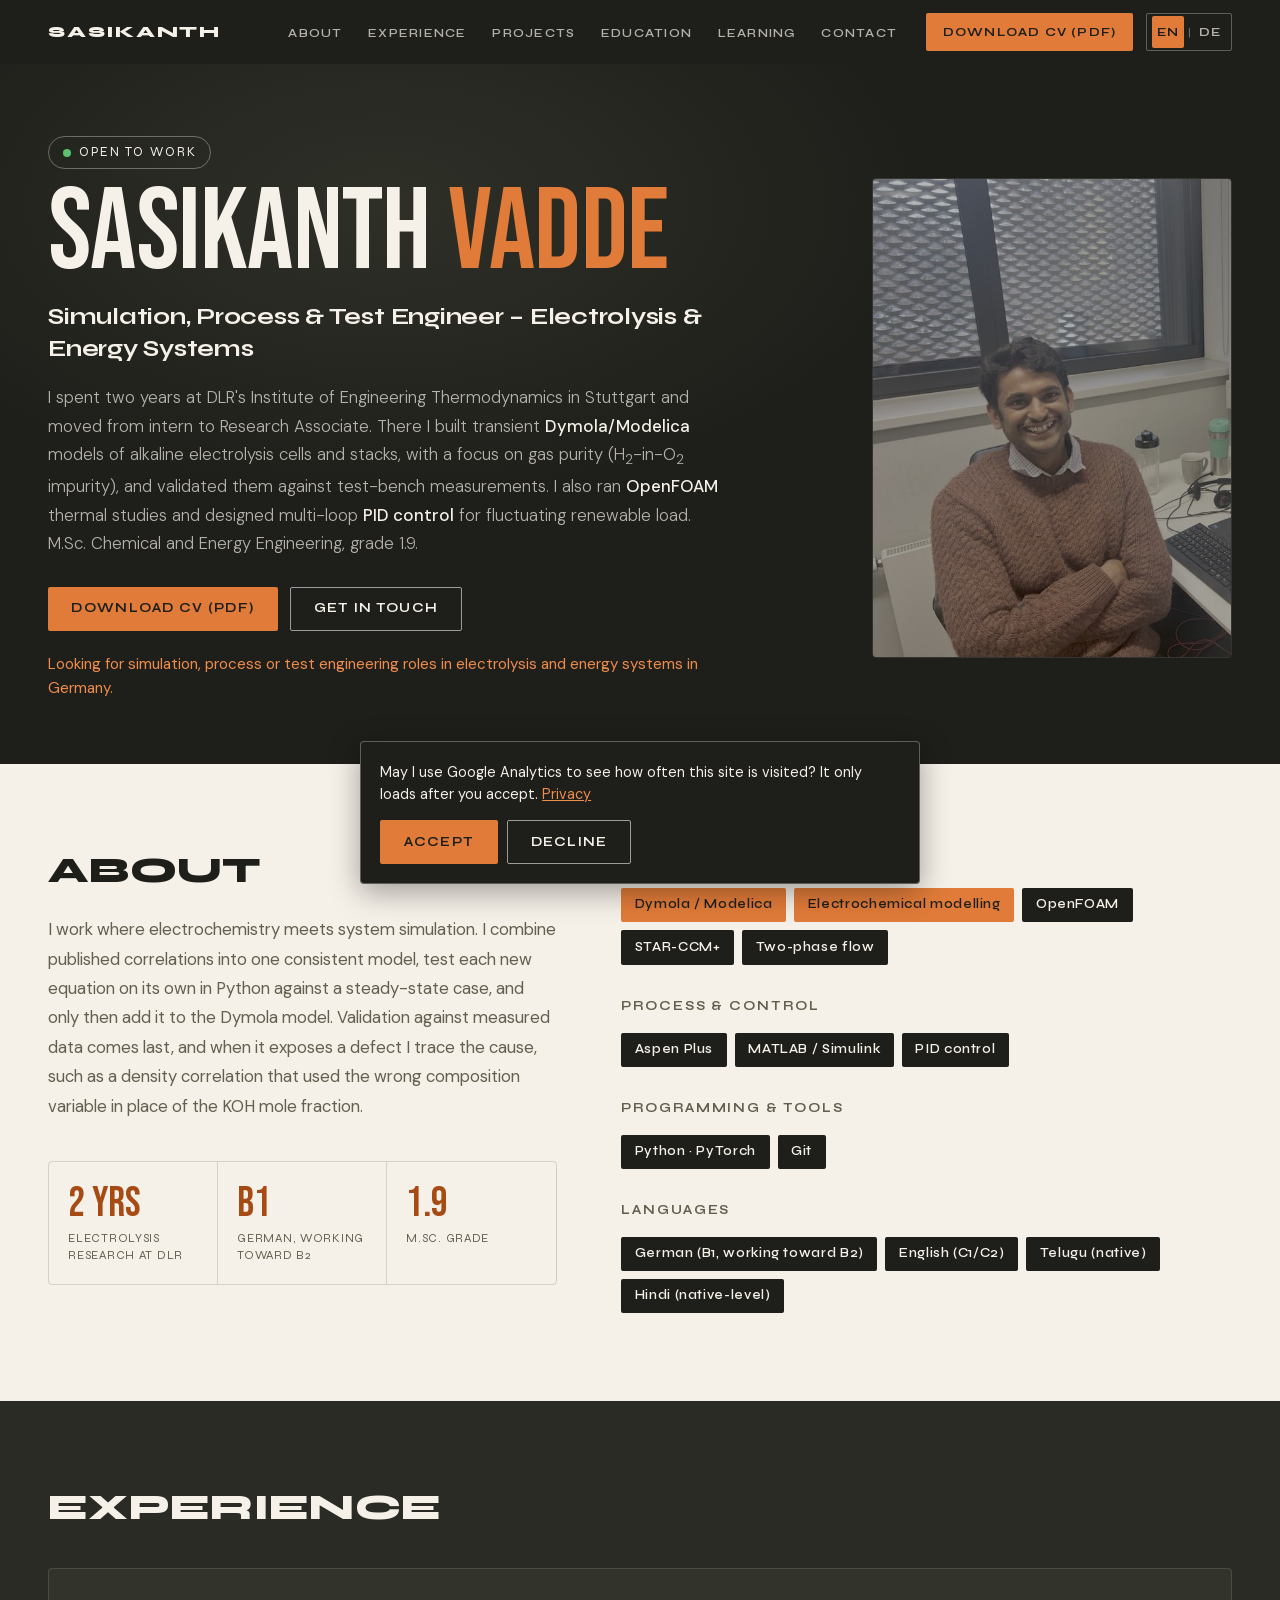
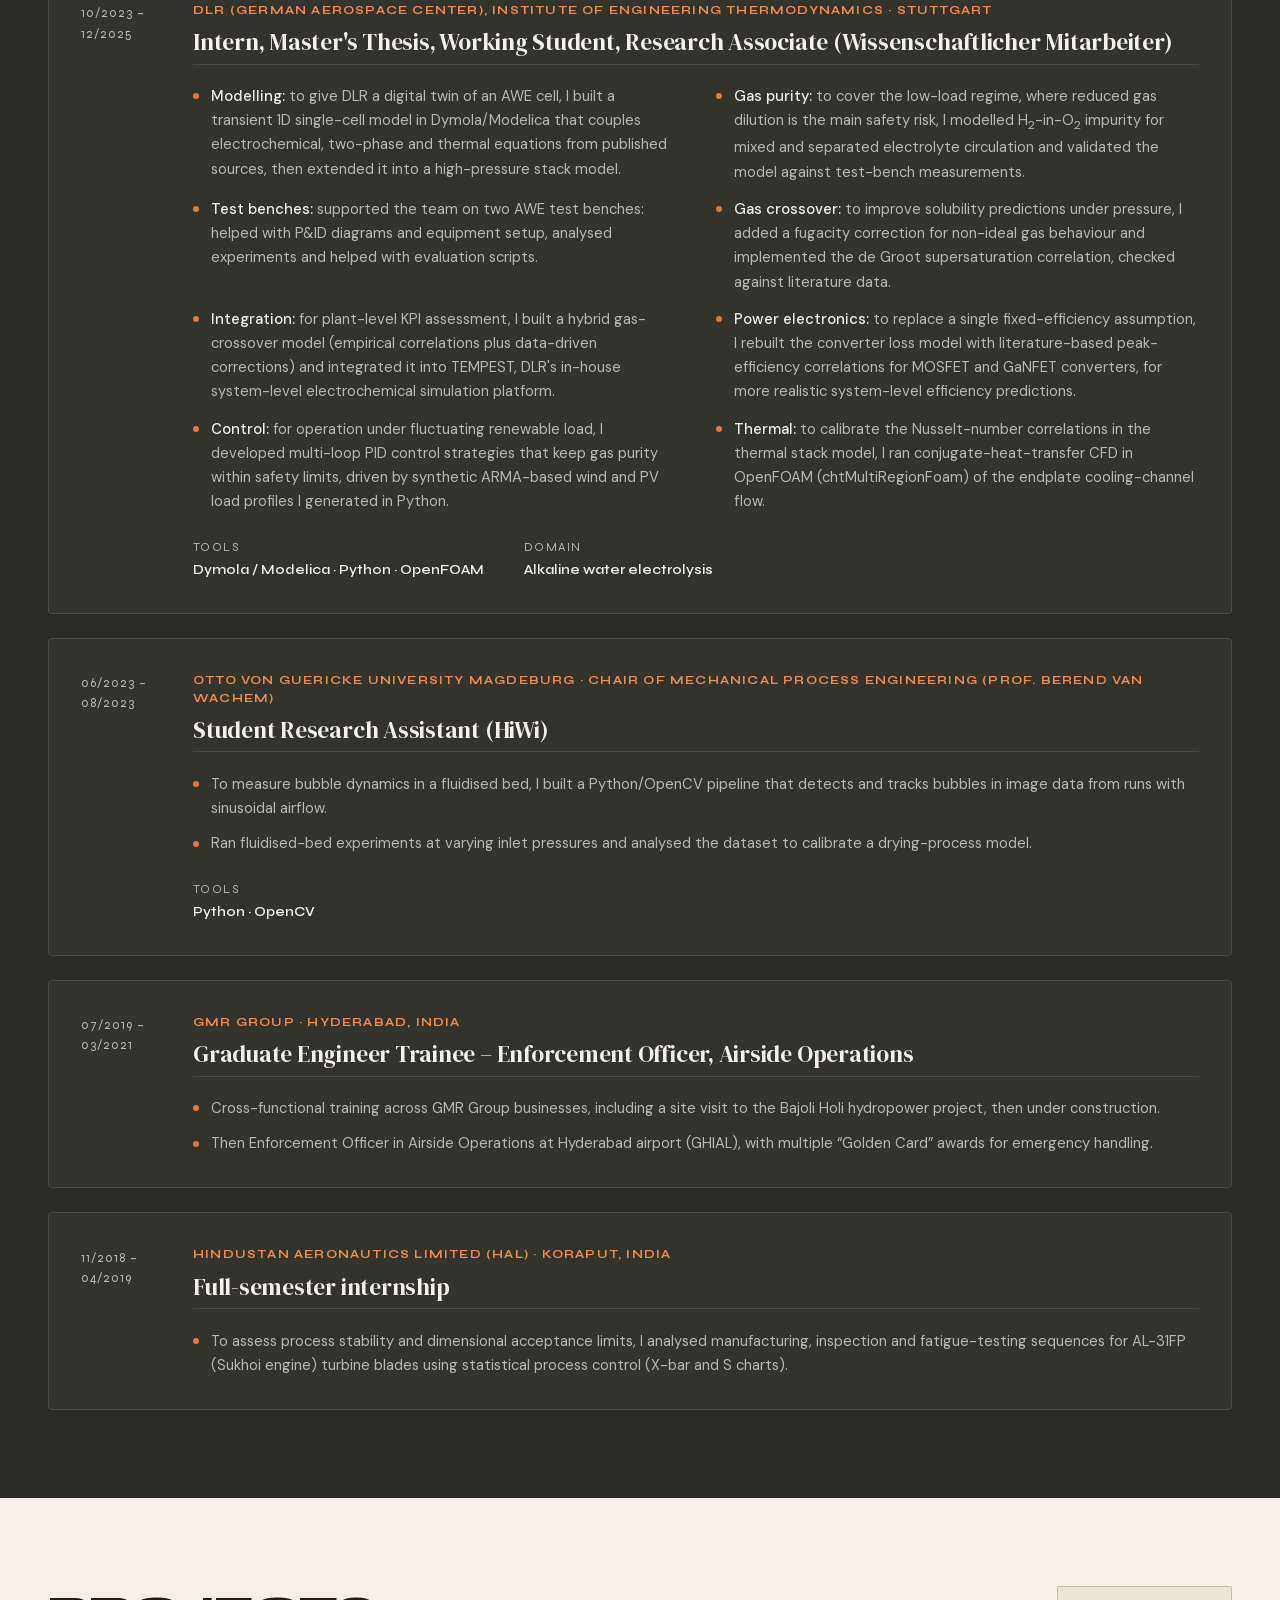
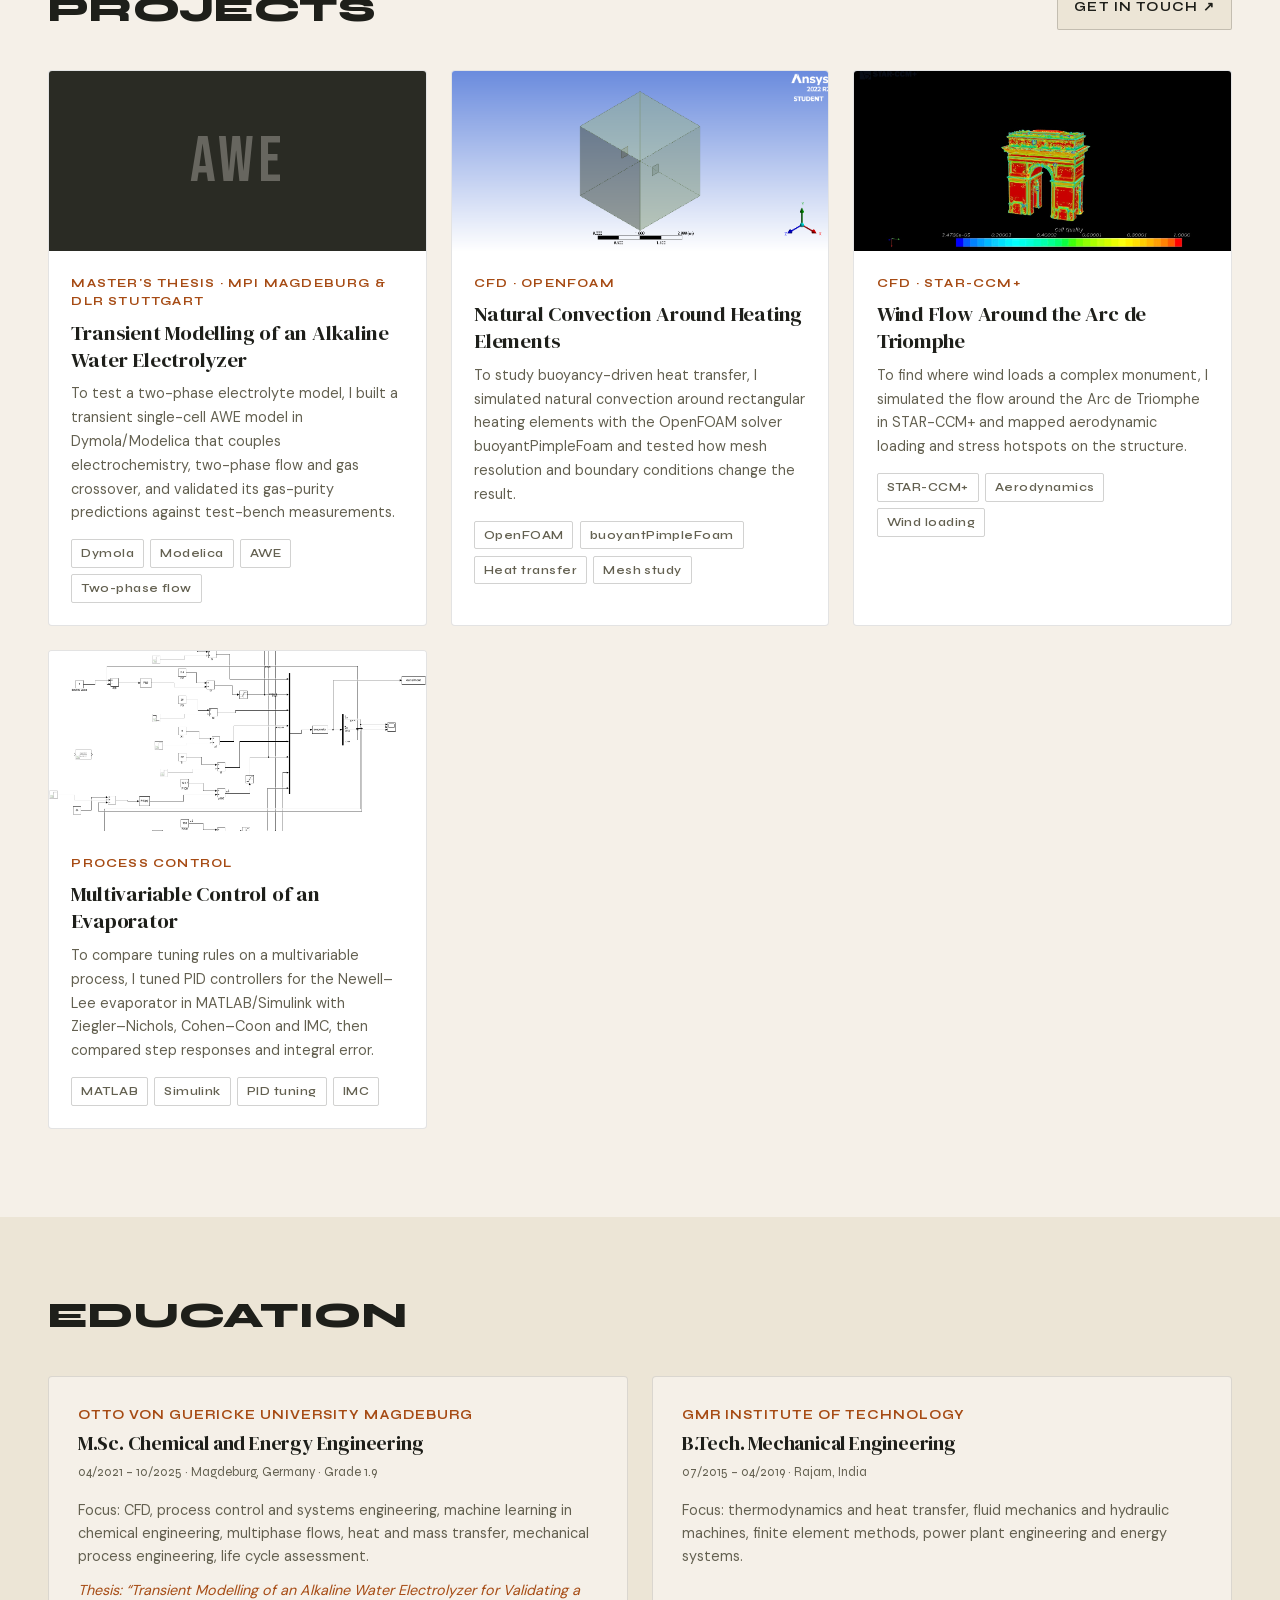
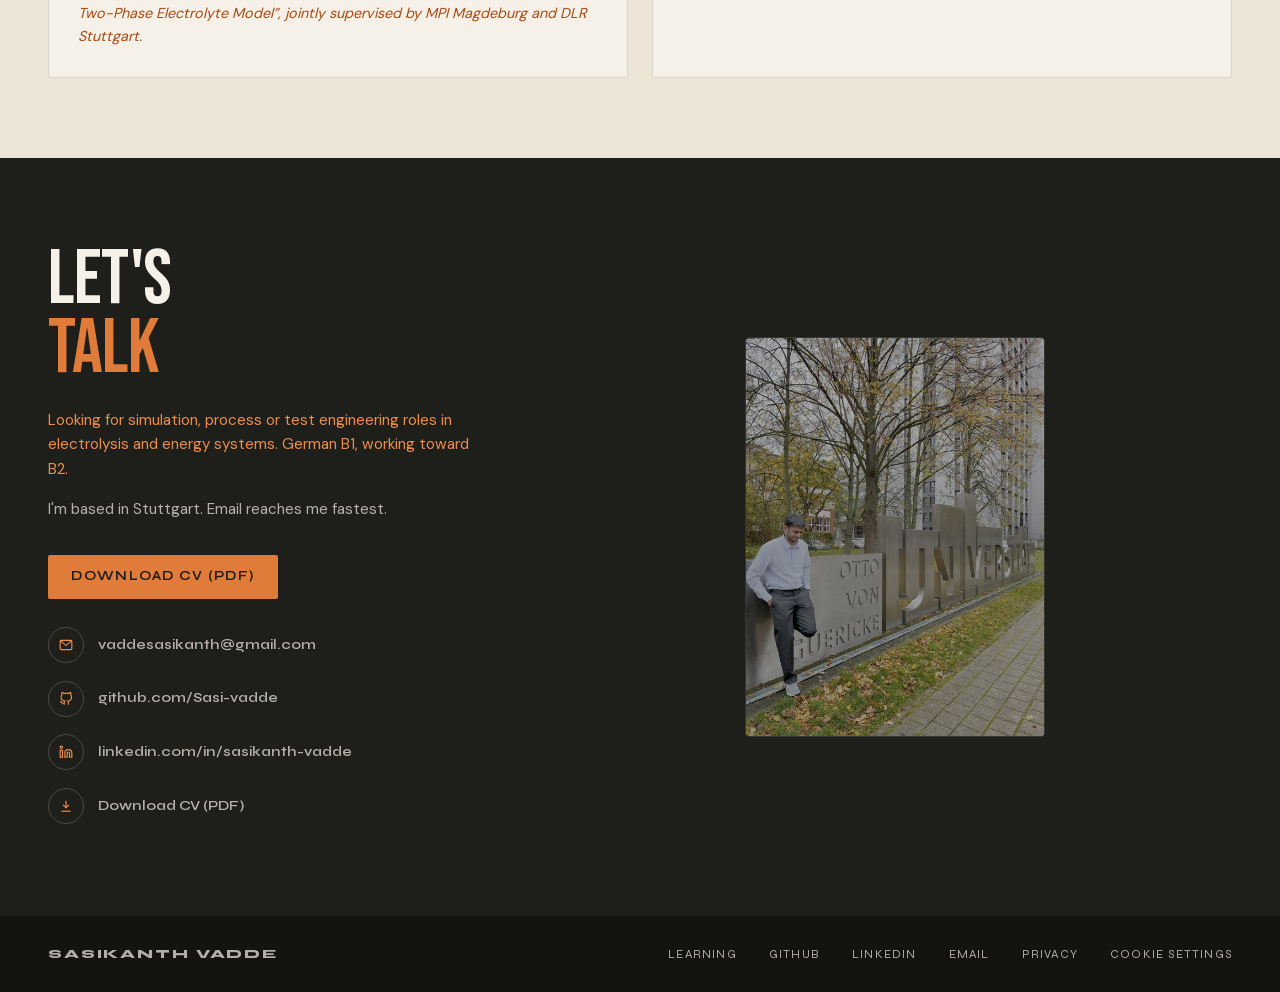
<file: index.html>
<!DOCTYPE html>
<html lang="en">
<head>
<meta charset="UTF-8">
<meta name="viewport" content="width=device-width, initial-scale=1.0">
<title>Sasikanth Vadde, Simulation, Process &amp; Test Engineer (Electrolysis, Energy Systems)</title>
<meta name="description" content="Sasikanth Vadde, Stuttgart. Simulation, process and test engineering for electrolysis and energy systems: transient Dymola/Modelica models of alkaline water electrolysis, OpenFOAM thermal CFD, PID control and test-bench support. M.Sc. Chemical and Energy Engineering.">
<link rel="canonical" href="https://sasi-vadde.github.io/portfolio/">
<link rel="icon" href="favicon.svg" type="image/svg+xml">
<meta property="og:type" content="profile">
<meta property="og:title" content="Sasikanth Vadde, Simulation, Process &amp; Test Engineer (Electrolysis, Energy Systems)">
<meta property="og:description" content="Simulation, process and test engineering for electrolysis and energy systems: transient modelling, CFD, control and test-bench support.">
<meta property="og:url" content="https://sasi-vadde.github.io/portfolio/">
<meta property="og:image" content="https://sasi-vadde.github.io/portfolio/images/og-image.jpg">
<meta property="og:image:width" content="1200">
<meta property="og:image:height" content="630">
<meta property="og:image:alt" content="Sasikanth Vadde at his desk with an electrolyzer system model on the monitor">
<meta name="twitter:card" content="summary_large_image">
<meta name="twitter:title" content="Sasikanth Vadde, Simulation, Process &amp; Test Engineer (Electrolysis, Energy Systems)">
<meta name="twitter:description" content="Simulation, process and test engineering for electrolysis and energy systems: transient modelling, CFD, control and test-bench support.">
<meta name="twitter:image" content="https://sasi-vadde.github.io/portfolio/images/og-image.jpg">
<script type="application/ld+json">
{
  "@context": "https://schema.org",
  "@type": "Person",
  "name": "Sasikanth Vadde",
  "url": "https://sasi-vadde.github.io/portfolio/",
  "image": "https://sasi-vadde.github.io/portfolio/images/og-image.jpg",
  "jobTitle": "Simulation, Process & Test Engineer – Electrolysis & Energy Systems",
  "sameAs": ["https://www.linkedin.com/in/sasikanth-vadde", "https://github.com/Sasi-vadde"]
}
</script>
<link rel="stylesheet" href="site.css">
<script src="consent.js" defer></script>
<style>
  main { padding-top: var(--nav-h); }
  .wrap { max-width: 1280px; margin: 0 auto; }
  .section-label { font-family: 'Syne', sans-serif; font-weight: 800; font-size: clamp(1.5rem, 6vw, 2.2rem); text-transform: uppercase; letter-spacing: 0.01em; line-height: 1.1; margin-bottom: 1.5rem; hyphens: auto; overflow-wrap: anywhere; }

  /* HERO */
  .hero { background: radial-gradient(ellipse 60% 60% at 30% 20%, #2e3028 0%, var(--dark) 70%); padding: 4.5rem 3rem 4rem; }
  .hero-inner { display: grid; grid-template-columns: minmax(0, 1.5fr) minmax(0, 1fr); gap: 3rem; align-items: center; }
  .hero-eyebrow { font-family: 'Syne', sans-serif; font-size: 0.8rem; letter-spacing: 0.15em; text-transform: uppercase; color: var(--cream); margin-bottom: 0.8rem; display: inline-flex; align-items: center; gap: 0.5rem; border: 1px solid rgba(245,240,232,0.35); border-radius: 999px; padding: 0.35rem 0.85rem; }
  .hero-eyebrow::before { content: ''; width: 8px; height: 8px; border-radius: 50%; background: #5cc070; flex-shrink: 0; }
  .hero h1 { font-family: 'Bebas Neue', sans-serif; font-weight: 400; font-size: clamp(3.5rem, 9vw, 7.5rem); line-height: 0.9; color: var(--cream); letter-spacing: -0.005em; }
  .hero h1 span { color: var(--orange); }
  .hero-role { font-family: 'Syne', sans-serif; font-weight: 700; font-size: clamp(1.1rem, 2.2vw, 1.5rem); line-height: 1.3; letter-spacing: -0.01em; color: var(--cream); margin: 1rem 0 1.2rem; }
  .hero-summary { font-size: 1.05rem; line-height: 1.7; color: var(--cream-soft); max-width: 62ch; font-weight: 300; }
  .hero-summary strong { color: var(--cream); font-weight: 500; }
  .hero-actions { display: flex; flex-wrap: wrap; gap: 0.8rem; margin-top: 1.8rem; }
  .hero-target { margin-top: 1.4rem; font-size: 0.95rem; color: var(--orange-on-dark); }
  .hero-photo { display: block; width: 100%; max-width: 360px; height: auto; aspect-ratio: 3 / 4; object-fit: cover; border-radius: 4px; border: 1px solid rgba(245,240,232,0.1); justify-self: end; }

  /* ABOUT */
  .about { padding: 5.5rem 3rem; }
  .about-inner { display: grid; grid-template-columns: 1fr 1.2fr; gap: 4rem; align-items: start; }
  .about-text { font-size: 1.05rem; line-height: 1.75; color: var(--muted); }
  .stats-row { display: grid; grid-template-columns: repeat(3, 1fr); margin-top: 2.5rem; border: 1px solid rgba(30,31,26,0.15); border-radius: 4px; }
  .stat-item { padding: 1.3rem 1.2rem; border-right: 1px solid rgba(30,31,26,0.15); }
  .stat-item:last-child { border-right: none; }
  .stat-num { font-family: 'Bebas Neue', sans-serif; font-size: 2.6rem; line-height: 1; color: var(--orange-text); }
  .stat-label { font-family: 'Syne', sans-serif; font-size: 0.75rem; letter-spacing: 0.06em; text-transform: uppercase; color: var(--muted); margin-top: 0.35rem; line-height: 1.4; }
  .skills-title { font-family: 'Syne', sans-serif; font-weight: 700; font-size: 0.8rem; letter-spacing: 0.15em; text-transform: uppercase; color: var(--muted); margin-bottom: 1rem; }
  .skill-tags + .skills-title { margin-top: 2rem; }
  .skill-tags { display: flex; flex-wrap: wrap; gap: 0.5rem; list-style: none; }
  .skill-tag { background: var(--dark); color: var(--cream); font-family: 'Syne', sans-serif; font-size: 0.8rem; letter-spacing: 0.05em; padding: 0.45rem 0.85rem; border-radius: 2px; font-weight: 600; }
  .skill-tag.highlight { background: var(--orange); color: var(--dark); }

  /* EXPERIENCE */
  .work { background: var(--dark2); padding: 5.5rem 3rem; }
  .work .section-label { color: var(--cream); }
  .work-grid { display: grid; gap: 1.5rem; margin-top: 2.5rem; }
  .work-card { background: rgba(245,240,232,0.04); border: 1px solid rgba(245,240,232,0.12); border-radius: 4px; padding: 2rem; display: grid; grid-template-columns: 5rem 1fr; column-gap: 2rem; align-items: start; }
  .work-card > * { grid-column: 2; }
  .work-card > .work-period { grid-column: 1; grid-row: 1 / span 6; margin: 0; padding-top: 0.15rem; line-height: 1.6; }
  .work-org-tag { font-family: 'Syne', sans-serif; font-size: 0.75rem; letter-spacing: 0.1em; text-transform: uppercase; color: var(--orange-on-dark); margin-bottom: 0.6rem; font-weight: 700; line-height: 1.5; }
  .work-role { font-family: 'DM Serif Display', serif; font-weight: 400; font-size: 1.45rem; color: var(--cream); margin-bottom: 0.4rem; line-height: 1.25; letter-spacing: -0.01em; }
  .work-period { font-family: 'Syne', sans-serif; font-size: 0.8rem; color: var(--cream-soft); letter-spacing: 0.08em; margin-bottom: 1.2rem; }
  .work-bullets { list-style: none; display: flex; flex-direction: column; gap: 0.7rem; border-top: 1px solid rgba(245,240,232,0.12); padding-top: 1.2rem; }
  .work-bullets li { font-size: 0.92rem; color: var(--cream-soft); line-height: 1.65; padding-left: 1.1rem; position: relative; }
  .work-bullets li::before { content: ''; position: absolute; left: 0; top: 0.65em; width: 6px; height: 6px; background: var(--orange); border-radius: 50%; }
  .work-bullets strong { color: var(--cream); font-weight: 500; }
  .featured .work-bullets { display: grid; grid-template-columns: repeat(auto-fit, minmax(min(100%, 420px), 1fr)); gap: 0.8rem 2.5rem; }
  .work-meta { display: flex; flex-wrap: wrap; gap: 1rem 2.5rem; margin-top: 1.5rem; }
  .work-meta-label { font-family: 'Syne', sans-serif; font-size: 0.75rem; letter-spacing: 0.12em; text-transform: uppercase; color: var(--cream-soft); margin-bottom: 0.2rem; }
  .work-meta-val { font-family: 'Syne', sans-serif; font-size: 0.85rem; color: var(--cream); font-weight: 600; }

  /* PROJECTS */
  .projects { padding: 5.5rem 3rem; }
  .projects-header { display: flex; flex-wrap: wrap; gap: 1rem; justify-content: space-between; align-items: flex-end; margin-bottom: 2.5rem; }
  .projects-header .section-label { margin-bottom: 0; }
  .view-more { display: inline-flex; align-items: center; min-height: 44px; font-family: 'Syne', sans-serif; font-size: 0.8rem; letter-spacing: 0.1em; text-transform: uppercase; color: var(--dark); background: var(--cream2); border: 1px solid rgba(30,31,26,0.2); padding: 0.5rem 1rem; border-radius: 2px; text-decoration: none; font-weight: 700; }
  .projects-grid { display: grid; grid-template-columns: repeat(auto-fit, minmax(min(100%, 340px), 1fr)); gap: 1.5rem; }
  .proj-card { border: 1px solid rgba(30,31,26,0.12); border-radius: 4px; overflow: hidden; background: #fff; }
  .proj-thumb { height: 180px; background: var(--dark2); display: flex; align-items: center; justify-content: center; overflow: hidden; }
  .proj-thumb img { width: 100%; height: 100%; object-fit: cover; display: block; }
  .proj-thumb-text { font-family: 'Bebas Neue', sans-serif; font-size: 4rem; color: rgba(245,240,232,0.3); letter-spacing: 0.06em; }
  .proj-body { padding: 1.4rem; }
  .proj-type { font-family: 'Syne', sans-serif; font-size: 0.75rem; letter-spacing: 0.1em; text-transform: uppercase; color: var(--orange-text); font-weight: 700; margin-bottom: 0.5rem; }
  .proj-name { font-family: 'DM Serif Display', serif; font-weight: 400; font-size: 1.3rem; line-height: 1.3; letter-spacing: -0.01em; color: var(--text); margin-bottom: 0.6rem; }
  .proj-desc { font-size: 0.9rem; color: var(--muted); line-height: 1.65; }
  .proj-desc strong { color: var(--text); font-weight: 500; }
  .proj-tags { display: flex; flex-wrap: wrap; gap: 0.4rem; margin-top: 0.9rem; list-style: none; }
  .proj-tag { font-family: 'Syne', sans-serif; font-size: 0.75rem; letter-spacing: 0.04em; padding: 0.25rem 0.55rem; border: 1px solid rgba(30,31,26,0.2); border-radius: 2px; color: var(--muted); font-weight: 600; }

  /* EDUCATION */
  .education { background: var(--cream2); padding: 5rem 3rem; }
  .edu-grid { display: grid; grid-template-columns: repeat(auto-fit, minmax(min(100%, 340px), 1fr)); gap: 1.5rem; margin-top: 2.5rem; }
  .edu-card { background: var(--cream); border: 1px solid rgba(30,31,26,0.12); border-radius: 4px; padding: 1.8rem; }
  .edu-school { font-family: 'Syne', sans-serif; font-size: 0.8rem; letter-spacing: 0.08em; text-transform: uppercase; color: var(--orange-text); font-weight: 700; margin-bottom: 0.3rem; }
  .edu-degree { font-family: 'DM Serif Display', serif; font-weight: 400; font-size: 1.25rem; color: var(--text); margin-bottom: 0.4rem; line-height: 1.3; letter-spacing: -0.01em; }
  .edu-meta { font-family: 'Syne', sans-serif; font-size: 0.8rem; color: var(--muted); margin-bottom: 1rem; }
  .edu-focus { font-size: 0.9rem; color: var(--muted); line-height: 1.6; }
  .edu-thesis { margin-top: 0.7rem; font-style: italic; color: var(--orange-text); }

  /* CONTACT */
  .cta-footer { background: var(--dark); padding: 5.5rem 3rem; }
  .cta-inner { display: grid; grid-template-columns: 1.3fr 1fr; gap: 4rem; align-items: center; }
  .cta-headline { font-family: 'Bebas Neue', sans-serif; font-weight: 400; font-size: clamp(3rem, 6vw, 5.5rem); line-height: 0.9; color: var(--cream); margin-bottom: 1.5rem; letter-spacing: -0.005em; }
  .cta-headline span { color: var(--orange); }
  .cta-sub { font-size: 0.95rem; color: var(--cream-soft); line-height: 1.7; max-width: 440px; margin-bottom: 2rem; }
  .cta-target { font-size: 0.95rem; line-height: 1.6; color: var(--orange-on-dark); max-width: 440px; margin-bottom: 1rem; }
  .cta-footer .btn { margin-bottom: 1.5rem; }
  .cta-links { display: flex; flex-direction: column; gap: 0.6rem; }
  .cta-link-row { display: flex; align-items: center; gap: 0.9rem; min-height: 44px; color: var(--cream-soft); font-family: 'Syne', sans-serif; font-size: 0.9rem; font-weight: 600; text-decoration: none; overflow-wrap: anywhere; }
  .cta-link-row:hover { color: var(--cream); }
  .cta-link-icon { width: 36px; height: 36px; border: 1px solid rgba(245,240,232,0.2); border-radius: 50%; display: flex; align-items: center; justify-content: center; flex-shrink: 0; }
  .cta-link-icon svg { width: 14px; height: 14px; stroke: var(--orange-on-dark); fill: none; stroke-width: 2; }
  .cta-photo { display: block; width: 100%; max-width: 300px; height: auto; aspect-ratio: 3 / 4; object-fit: cover; border-radius: 4px; border: 1px solid rgba(245,240,232,0.1); }

  @media (max-width: 860px) {
    .hero, .about, .work, .projects, .education, .cta-footer { padding: 3.5rem 1rem; }
    .hero-inner, .about-inner, .cta-inner { grid-template-columns: 1fr; gap: 2.5rem; }
    .hero-photo { justify-self: start; max-width: 260px; }
    .work-card { padding: 1.4rem; display: block; }
    .work-card > .work-period { margin-bottom: 1.2rem; }
  }
  @media (max-width: 600px) {
    .stats-row { grid-template-columns: 1fr; }
    .stat-item { border-right: none; border-bottom: 1px solid rgba(30,31,26,0.15); }
    .stat-item:last-child { border-bottom: none; }
  }
  @media (prefers-contrast: more) {
    .work-card, .work-bullets { border-color: var(--cream); }
    .proj-card, .edu-card, .stats-row, .stat-item, .proj-tag, .view-more { border-color: var(--text); }
  }
</style>
</head>
<body id="top">

<a class="skip-link" href="#main" data-i18n="skip">Skip to content</a>

<header class="site-header">
  <nav class="nav" aria-label="Main">
    <a href="#top" class="nav-logo">Sasikanth</a>
    <button type="button" class="nav-toggle" aria-expanded="false" aria-controls="nav-menu" aria-label="Menu"><span class="nav-toggle-bar"></span></button>
    <div class="nav-menu" id="nav-menu">
      <ul class="nav-links">
        <li><a href="#about" data-i18n="nav-about">About</a></li>
        <li><a href="#work" data-i18n="nav-experience">Experience</a></li>
        <li><a href="#projects" data-i18n="nav-projects">Projects</a></li>
        <li><a href="#education" data-i18n="nav-education">Education</a></li>
        <li><a href="learning.html" data-i18n="nav-learning">Learning</a></li>
        <li><a href="#contact" data-i18n="nav-contact">Contact</a></li>
      </ul>
      <div class="nav-actions">
        <a href="Sasikanth-Vadde-CV.pdf" class="btn btn-primary" data-i18n="cv-download">Download CV (PDF)</a>
        <div class="lang-toggle" role="group" aria-label="Language / Sprache">
          <button type="button" class="lang-btn" data-lang="en" aria-pressed="true" aria-label="English">EN</button>
          <span class="lang-sep" aria-hidden="true">|</span>
          <button type="button" class="lang-btn" data-lang="de" aria-pressed="false" aria-label="Deutsch">DE</button>
        </div>
      </div>
    </div>
  </nav>
</header>

<main id="main" tabindex="-1">

<!-- HERO -->
<section class="hero" aria-labelledby="hero-name">
  <div class="wrap hero-inner">
    <div>
      <p class="hero-eyebrow" data-i18n="hero-eyebrow">Open to work</p>
      <h1 id="hero-name">Sasikanth <span>Vadde</span></h1>
      <p class="hero-role" data-i18n="hero-role">Simulation, Process &amp; Test Engineer – Electrolysis &amp; Energy Systems</p>
      <p class="hero-summary" data-i18n="hero-summary">I spent two years at DLR's Institute of Engineering Thermodynamics in Stuttgart and moved from intern to Research Associate. There I built transient <strong>Dymola/Modelica</strong> models of alkaline electrolysis cells and stacks, with a focus on gas purity (H<sub>2</sub>-in-O<sub>2</sub> impurity), and validated them against test-bench measurements. I also ran <strong>OpenFOAM</strong> thermal studies and designed multi-loop <strong>PID control</strong> for fluctuating renewable load. M.Sc. Chemical and Energy Engineering, grade 1.9.</p>
      <div class="hero-actions">
        <a href="Sasikanth-Vadde-CV.pdf" class="btn btn-primary" data-i18n="cv-download">Download CV (PDF)</a>
        <a href="mailto:vaddesasikanth@gmail.com" class="btn btn-ghost" data-i18n="hero-contact">Get in touch</a>
      </div>
      <p class="hero-target" data-i18n="hero-target">Looking for simulation, process or test engineering roles in electrolysis and energy systems in Germany.</p>
    </div>
    <img class="hero-photo" src="images/portrait-hero.jpg" width="570" height="760" alt="Portrait of Sasikanth Vadde at his office desk" data-i18n-alt="alt-hero">
  </div>
</section>

<!-- ABOUT -->
<section class="about" id="about">
  <div class="wrap about-inner">
    <div>
      <h2 class="section-label" data-i18n="about-label">About</h2>
      <p class="about-text" data-i18n="about-text">I work where electrochemistry meets system simulation. I combine published correlations into one consistent model, test each new equation on its own in Python against a steady-state case, and only then add it to the Dymola model. Validation against measured data comes last, and when it exposes a defect I trace the cause, such as a density correlation that used the wrong composition variable in place of the KOH mole fraction.</p>
      <div class="stats-row">
        <div class="stat-item">
          <div class="stat-num" data-i18n="stat-num-1">2 yrs</div>
          <div class="stat-label" data-i18n="stat-label-1">Electrolysis research at DLR</div>
        </div>
        <div class="stat-item">
          <div class="stat-num">B1</div>
          <div class="stat-label" data-i18n="stat-label-2">German, working toward B2</div>
        </div>
        <div class="stat-item">
          <div class="stat-num" data-i18n="stat-num-3">1.9</div>
          <div class="stat-label" data-i18n="stat-label-3">M.Sc. grade</div>
        </div>
      </div>
    </div>
    <div>
      <h3 class="skills-title" data-i18n="skills-sim">Simulation &amp; CFD</h3>
      <ul class="skill-tags">
        <li class="skill-tag highlight">Dymola / Modelica</li>
        <li class="skill-tag highlight" data-i18n="skill-electrochemical">Electrochemical modelling</li>
        <li class="skill-tag">OpenFOAM</li>
        <li class="skill-tag">STAR-CCM+</li>
        <li class="skill-tag" data-i18n="skill-twophase">Two-phase flow</li>
      </ul>
      <h3 class="skills-title" data-i18n="skills-proc">Process &amp; control</h3>
      <ul class="skill-tags">
        <li class="skill-tag">Aspen Plus</li>
        <li class="skill-tag">MATLAB / Simulink</li>
        <li class="skill-tag" data-i18n="skill-pid">PID control</li>
      </ul>
      <h3 class="skills-title" data-i18n="skills-prog">Programming &amp; tools</h3>
      <ul class="skill-tags">
        <li class="skill-tag">Python · PyTorch</li>
        <li class="skill-tag">Git</li>
      </ul>
      <h3 class="skills-title" data-i18n="skills-title-2">Languages</h3>
      <ul class="skill-tags">
        <li class="skill-tag" data-i18n="lang-tag-1">German (B1, working toward B2)</li>
        <li class="skill-tag" data-i18n="lang-tag-2">English (C1/C2)</li>
        <li class="skill-tag" data-i18n="lang-tag-3">Telugu (native)</li>
        <li class="skill-tag" data-i18n="lang-tag-4">Hindi (native-level)</li>
      </ul>
    </div>
  </div>
</section>

<!-- EXPERIENCE -->
<section class="work" id="work">
  <div class="wrap">
    <h2 class="section-label" data-i18n="work-label">Experience</h2>
    <div class="work-grid">

      <article class="work-card featured">
        <p class="work-org-tag" data-i18n="dlr-org">DLR (German Aerospace Center), Institute of Engineering Thermodynamics · Stuttgart</p>
        <h3 class="work-role" data-i18n="dlr-role">Intern, Master's Thesis, Working Student, Research Associate (Wissenschaftlicher Mitarbeiter)</h3>
        <p class="work-period">10/2023 – 12/2025</p>
        <ul class="work-bullets">
          <li data-i18n="dlr-b1"><strong>Modelling:</strong> to give DLR a digital twin of an AWE cell, I built a transient 1D single-cell model in Dymola/Modelica that couples electrochemical, two-phase and thermal equations from published sources, then extended it into a high-pressure stack model.</li>
          <li data-i18n="dlr-b2"><strong>Gas purity:</strong> to cover the low-load regime, where reduced gas dilution is the main safety risk, I modelled H<sub>2</sub>-in-O<sub>2</sub> impurity for mixed and separated electrolyte circulation and validated the model against test-bench measurements.</li>
          <li data-i18n="dlr-b8"><strong>Test benches:</strong> supported the team on two AWE test benches: helped with P&amp;ID diagrams and equipment setup, analysed experiments and helped with evaluation scripts.</li>
          <li data-i18n="dlr-b3"><strong>Gas crossover:</strong> to improve solubility predictions under pressure, I added a fugacity correction for non-ideal gas behaviour and implemented the de Groot supersaturation correlation, checked against literature data.</li>
          <li data-i18n="dlr-b4"><strong>Integration:</strong> for plant-level KPI assessment, I built a hybrid gas-crossover model (empirical correlations plus data-driven corrections) and integrated it into TEMPEST, DLR's in-house system-level electrochemical simulation platform.</li>
          <li data-i18n="dlr-b5"><strong>Power electronics:</strong> to replace a single fixed-efficiency assumption, I rebuilt the converter loss model with literature-based peak-efficiency correlations for MOSFET and GaNFET converters, for more realistic system-level efficiency predictions.</li>
          <li data-i18n="dlr-b6"><strong>Control:</strong> for operation under fluctuating renewable load, I developed multi-loop PID control strategies that keep gas purity within safety limits, driven by synthetic ARMA-based wind and PV load profiles I generated in Python.</li>
          <li data-i18n="dlr-b7"><strong>Thermal:</strong> to calibrate the Nusselt-number correlations in the thermal stack model, I ran conjugate-heat-transfer CFD in OpenFOAM (chtMultiRegionFoam) of the endplate cooling-channel flow.</li>
        </ul>
        <div class="work-meta">
          <div>
            <p class="work-meta-label" data-i18n="meta-label-tools">Tools</p>
            <p class="work-meta-val">Dymola / Modelica · Python · OpenFOAM</p>
          </div>
          <div>
            <p class="work-meta-label" data-i18n="meta-label-domain">Domain</p>
            <p class="work-meta-val" data-i18n="dlr-domain">Alkaline water electrolysis</p>
          </div>
        </div>
      </article>

      <article class="work-card">
        <p class="work-org-tag" data-i18n="ovgu-org">Otto von Guericke University Magdeburg · Chair of Mechanical Process Engineering (Prof. Berend van Wachem)</p>
        <h3 class="work-role" data-i18n="ovgu-role">Student Research Assistant (HiWi)</h3>
        <p class="work-period">06/2023 – 08/2023</p>
        <ul class="work-bullets">
          <li data-i18n="ovgu-b1">To measure bubble dynamics in a fluidised bed, I built a Python/OpenCV pipeline that detects and tracks bubbles in image data from runs with sinusoidal airflow.</li>
          <li data-i18n="ovgu-b2">Ran fluidised-bed experiments at varying inlet pressures and analysed the dataset to calibrate a drying-process model.</li>
        </ul>
        <div class="work-meta">
          <div>
            <p class="work-meta-label" data-i18n="meta-label-tools">Tools</p>
            <p class="work-meta-val">Python · OpenCV</p>
          </div>
        </div>
      </article>

      <article class="work-card">
        <p class="work-org-tag" data-i18n="gmr-org">GMR Group · Hyderabad, India</p>
        <h3 class="work-role" data-i18n="gmr-role">Graduate Engineer Trainee – Enforcement Officer, Airside Operations</h3>
        <p class="work-period">07/2019 – 03/2021</p>
        <ul class="work-bullets">
          <li data-i18n="gmr-b1">Cross-functional training across GMR Group businesses, including a site visit to the Bajoli Holi hydropower project, then under construction.</li>
          <li data-i18n="gmr-b3">Then Enforcement Officer in Airside Operations at Hyderabad airport (GHIAL), with multiple “Golden Card” awards for emergency handling.</li>
        </ul>
      </article>

      <article class="work-card">
        <p class="work-org-tag" data-i18n="hal-org">Hindustan Aeronautics Limited (HAL) · Koraput, India</p>
        <h3 class="work-role" data-i18n="hal-role">Full-semester internship</h3>
        <p class="work-period">11/2018 – 04/2019</p>
        <ul class="work-bullets">
          <li data-i18n="hal-b1">To assess process stability and dimensional acceptance limits, I analysed manufacturing, inspection and fatigue-testing sequences for AL-31FP (Sukhoi engine) turbine blades using statistical process control (X-bar and S charts).</li>
        </ul>
      </article>

    </div>
  </div>
</section>

<!-- PROJECTS -->
<section class="projects" id="projects">
  <div class="wrap">
    <div class="projects-header">
      <h2 class="section-label" data-i18n="proj-label">Projects</h2>
      <a href="mailto:vaddesasikanth@gmail.com" class="view-more" data-i18n="proj-cta">Get in touch ↗</a>
    </div>

    <div class="projects-grid">

      <article class="proj-card">
        <div class="proj-thumb" aria-hidden="true"><span class="proj-thumb-text">AWE</span></div>
        <div class="proj-body">
          <p class="proj-type" data-i18n="proj1-type">Master's thesis · MPI Magdeburg &amp; DLR Stuttgart</p>
          <h3 class="proj-name" data-i18n="proj1-name">Transient Modelling of an Alkaline Water Electrolyzer</h3>
          <p class="proj-desc" data-i18n="proj1-desc">To test a two-phase electrolyte model, I built a transient single-cell AWE model in Dymola/Modelica that couples electrochemistry, two-phase flow and gas crossover, and validated its gas-purity predictions against test-bench measurements.</p>
          <ul class="proj-tags"><li class="proj-tag">Dymola</li><li class="proj-tag">Modelica</li><li class="proj-tag">AWE</li><li class="proj-tag" data-i18n="skill-twophase">Two-phase flow</li></ul>
        </div>
      </article>



      <article class="proj-card">
        <div class="proj-thumb"><img src="images/georec.png" width="1129" height="531" loading="lazy" alt="Simulation domain for the natural-convection case: a cubic domain with two small rectangular heating plates at its centre" data-i18n-alt="alt-convection"></div>
        <div class="proj-body">
          <p class="proj-type">CFD · OpenFOAM</p>
          <h3 class="proj-name" data-i18n="proj4-name">Natural Convection Around Heating Elements</h3>
          <p class="proj-desc" data-i18n="proj4-desc">To study buoyancy-driven heat transfer, I simulated natural convection around rectangular heating elements with the OpenFOAM solver buoyantPimpleFoam and tested how mesh resolution and boundary conditions change the result.</p>
          <ul class="proj-tags"><li class="proj-tag">OpenFOAM</li><li class="proj-tag">buoyantPimpleFoam</li><li class="proj-tag" data-i18n="tag-heat">Heat transfer</li><li class="proj-tag" data-i18n="tag-mesh">Mesh study</li></ul>
        </div>
      </article>

      <article class="proj-card">
        <div class="proj-thumb"><img src="images/cellqARC.jpg" width="1330" height="685" loading="lazy" alt="STAR-CCM+ surface mesh of the Arc de Triomphe coloured by cell quality on a scale from 0 to 1" data-i18n-alt="alt-arc"></div>
        <div class="proj-body">
          <p class="proj-type">CFD · STAR-CCM+</p>
          <h3 class="proj-name" data-i18n="proj5-name">Wind Flow Around the Arc de Triomphe</h3>
          <p class="proj-desc" data-i18n="proj5-desc">To find where wind loads a complex monument, I simulated the flow around the Arc de Triomphe in STAR-CCM+ and mapped aerodynamic loading and stress hotspots on the structure.</p>
          <ul class="proj-tags"><li class="proj-tag">STAR-CCM+</li><li class="proj-tag" data-i18n="tag-aero">Aerodynamics</li><li class="proj-tag" data-i18n="tag-wind">Wind loading</li></ul>
        </div>
      </article>

      <article class="proj-card">
        <div class="proj-thumb"><img src="images/my_model_image.png" width="1450" height="935" loading="lazy" alt="Simulink block diagram of the Newell–Lee evaporator model with two PID loops, step disturbances on the inputs and output scopes" data-i18n-alt="alt-pid"></div>
        <div class="proj-body">
          <p class="proj-type" data-i18n="proj6-type">Process control</p>
          <h3 class="proj-name" data-i18n="proj6-name">Multivariable Control of an Evaporator</h3>
          <p class="proj-desc" data-i18n="proj6-desc">To compare tuning rules on a multivariable process, I tuned PID controllers for the Newell–Lee evaporator in MATLAB/Simulink with Ziegler–Nichols, Cohen–Coon and IMC, then compared step responses and integral error.</p>
          <ul class="proj-tags"><li class="proj-tag">MATLAB</li><li class="proj-tag">Simulink</li><li class="proj-tag" data-i18n="tag-pid">PID tuning</li><li class="proj-tag">IMC</li></ul>
        </div>
      </article>

    </div>
  </div>
</section>

<!-- EDUCATION -->
<section class="education" id="education">
  <div class="wrap">
    <h2 class="section-label" data-i18n="edu-label">Education</h2>
    <div class="edu-grid">
      <article class="edu-card">
        <p class="edu-school" data-i18n="edu1-school">Otto von Guericke University Magdeburg</p>
        <h3 class="edu-degree">M.Sc. Chemical and Energy Engineering</h3>
        <p class="edu-meta" data-i18n="edu1-meta">04/2021 – 10/2025 · Magdeburg, Germany · Grade 1.9</p>
        <p class="edu-focus" data-i18n="edu1-focus">Focus: CFD, process control and systems engineering, machine learning in chemical engineering, multiphase flows, heat and mass transfer, mechanical process engineering, life cycle assessment.</p>
        <p class="edu-focus edu-thesis" data-i18n="edu1-thesis">Thesis: “Transient Modelling of an Alkaline Water Electrolyzer for Validating a Two-Phase Electrolyte Model”, jointly supervised by MPI Magdeburg and DLR Stuttgart.</p>
      </article>
      <article class="edu-card">
        <p class="edu-school">GMR Institute of Technology</p>
        <h3 class="edu-degree" data-i18n="edu2-degree">B.Tech. Mechanical Engineering</h3>
        <p class="edu-meta" data-i18n="edu2-meta">07/2015 – 04/2019 · Rajam, India</p>
        <p class="edu-focus" data-i18n="edu2-focus">Focus: thermodynamics and heat transfer, fluid mechanics and hydraulic machines, finite element methods, power plant engineering and energy systems.</p>
      </article>
    </div>
  </div>
</section>

<!-- CONTACT -->
<section class="cta-footer" id="contact">
  <div class="wrap cta-inner">
    <div>
      <h2 class="cta-headline" data-i18n="cta-headline">Let's<br><span>Talk</span></h2>
      <p class="cta-target" data-i18n="cta-target">Looking for simulation, process or test engineering roles in electrolysis and energy systems. German B1, working toward B2.</p>
      <p class="cta-sub" data-i18n="cta-sub">I'm based in Stuttgart. Email reaches me fastest.</p>
      <a href="Sasikanth-Vadde-CV.pdf" class="btn btn-primary" data-i18n="cv-download">Download CV (PDF)</a>
      <div class="cta-links">
        <a href="mailto:vaddesasikanth@gmail.com" class="cta-link-row">
          <span class="cta-link-icon" aria-hidden="true"><svg viewBox="0 0 24 24"><rect x="2" y="4" width="20" height="16" rx="2"/><polyline points="2,4 12,13 22,4"/></svg></span>
          vaddesasikanth@gmail.com
        </a>
        <a href="https://github.com/Sasi-vadde" target="_blank" rel="noopener noreferrer" class="cta-link-row">
          <span class="cta-link-icon" aria-hidden="true"><svg viewBox="0 0 24 24"><path d="M9 19c-5 1.5-5-2.5-7-3m14 6v-3.87a3.37 3.37 0 00-.94-2.61c3.14-.35 6.44-1.54 6.44-7A5.44 5.44 0 0020 4.77 5.07 5.07 0 0019.91 1S18.73.65 16 2.48a13.38 13.38 0 00-7 0C6.27.65 5.09 1 5.09 1A5.07 5.07 0 005 4.77a5.44 5.44 0 00-1.5 3.78c0 5.42 3.3 6.61 6.44 7A3.37 3.37 0 009 18.13V22"/></svg></span>
          github.com/Sasi-vadde
        </a>
        <a href="https://www.linkedin.com/in/sasikanth-vadde" target="_blank" rel="noopener noreferrer" class="cta-link-row">
          <span class="cta-link-icon" aria-hidden="true"><svg viewBox="0 0 24 24"><path d="M16 8a6 6 0 016 6v7h-4v-7a2 2 0 00-2-2 2 2 0 00-2 2v7h-4v-7a6 6 0 016-6z"/><rect x="2" y="9" width="4" height="12"/><circle cx="4" cy="4" r="2"/></svg></span>
          linkedin.com/in/sasikanth-vadde
        </a>
        <a href="Sasikanth-Vadde-CV.pdf" class="cta-link-row">
          <span class="cta-link-icon" aria-hidden="true"><svg viewBox="0 0 24 24"><path d="M12 3v12"/><polyline points="7 10 12 15 17 10"/><path d="M4 21h16"/></svg></span>
          <span data-i18n="cv-download">Download CV (PDF)</span>
        </a>
      </div>
    </div>
    <img class="cta-photo" src="images/portrait-contact.jpg" width="540" height="720" loading="lazy" alt="Sasikanth Vadde leaning against the Otto von Guericke University sign in Magdeburg" data-i18n-alt="alt-contact">
  </div>
</section>

</main>

<footer>
  <span class="footer-name">Sasikanth Vadde</span>
  <div class="footer-links">
    <a href="learning.html" data-i18n="nav-learning">Learning</a>
    <a href="https://github.com/Sasi-vadde" target="_blank" rel="noopener noreferrer">GitHub</a>
    <a href="https://www.linkedin.com/in/sasikanth-vadde" target="_blank" rel="noopener noreferrer">LinkedIn</a>
    <a href="mailto:vaddesasikanth@gmail.com" data-i18n="footer-email">Email</a>
    <a href="datenschutz.html" data-i18n="footer-privacy">Privacy</a>
    <button type="button" data-consent-reset data-i18n="footer-cookies">Cookie settings</button>
  </div>
</footer>

<script>
// German strings; English stays in the HTML and is restored from the DOM.
const de = {
  'skip': 'Zum Inhalt springen',
  'nav-about': 'Über mich',
  'nav-experience': 'Erfahrung',
  'nav-projects': 'Projekte',
  'nav-education': 'Ausbildung',
  'nav-learning': 'Lernen',
  'nav-contact': 'Kontakt',
  'cv-download': 'Lebenslauf herunterladen (PDF)',

  'hero-eyebrow': 'Offen für neue Stellen',
  'hero-role': 'Simulations-, Prozess- &amp; Versuchsingenieur – Elektrolyse &amp; Energiesysteme',
  'hero-summary': 'Zwei Jahre war ich am DLR-Institut für Technische Thermodynamik in Stuttgart, vom Praktikanten bis zum Wissenschaftlichen Mitarbeiter. Dort habe ich transiente <strong>Dymola/Modelica</strong>-Modelle alkalischer Elektrolysezellen und -stacks aufgebaut, mit Schwerpunkt auf der Gasreinheit (H<sub>2</sub>-in-O<sub>2</sub>-Verunreinigung), und sie mit Prüfstandsmessungen validiert. Außerdem habe ich thermische Studien in <strong>OpenFOAM</strong> durchgeführt und mehrschleifige <strong>PID-Regelungen</strong> für schwankende erneuerbare Last entworfen. M.Sc. Chemical and Energy Engineering, Note 1,9.',
  'hero-contact': 'Kontakt aufnehmen',
  'hero-target': 'Ich suche Stellen in Simulation, Verfahrenstechnik oder Versuch für Elektrolyse und Energiesysteme in Deutschland.',
  'alt-hero': 'Porträt von Sasikanth Vadde an seinem Schreibtisch im Büro',

  'about-label': 'Über mich',
  'about-text': 'Ich arbeite an der Schnittstelle von Elektrochemie und Systemsimulation. Ich kombiniere veröffentlichte Korrelationen zu einem konsistenten Modell, prüfe jede neue Gleichung zuerst einzeln in Python an einem stationären Fall und übernehme sie erst dann in das Dymola-Modell. Am Ende steht die Validierung mit Messdaten. Deckt sie einen Fehler auf, suche ich die Ursache, etwa eine Dichtekorrelation, die statt des KOH-Molenbruchs die falsche Zusammensetzungsgröße verwendete.',
  'stat-num-1': '2 J.',
  'stat-label-1': 'Elektrolyseforschung am DLR',
  'stat-label-2': 'Deutsch, auf dem Weg zu B2',
  'stat-num-3': '1,9',
  'stat-label-3': 'M.Sc.-Note',
  'skills-sim': 'Simulation &amp; CFD',
  'skills-proc': 'Prozess &amp; Regelung',
  'skills-prog': 'Programmierung &amp; Werkzeuge',
  'skills-title-2': 'Sprachen',
  'skill-electrochemical': 'Elektrochemische Modellierung',
  'skill-twophase': 'Zweiphasenströmung',
  'skill-pid': 'PID-Regelung',
  'lang-tag-1': 'Deutsch (B1, auf dem Weg zu B2)',
  'lang-tag-2': 'Englisch (C1/C2)',
  'lang-tag-3': 'Telugu (Muttersprache)',
  'lang-tag-4': 'Hindi (muttersprachliches Niveau)',

  'work-label': 'Berufserfahrung',
  'dlr-org': 'DLR (Deutsches Zentrum für Luft- und Raumfahrt), Institut für Technische Thermodynamik · Stuttgart',
  'dlr-role': 'Praktikant, Masterand, Werkstudent, Wissenschaftlicher Mitarbeiter',
  'dlr-b1': '<strong>Modellierung:</strong> Für einen digitalen Zwilling einer AWE-Zelle habe ich in Dymola/Modelica ein transientes 1D-Einzelzellmodell aufgebaut, das elektrochemische, zweiphasige und thermische Gleichungen aus veröffentlichten Quellen koppelt, und es zu einem Hochdruck-Stackmodell erweitert.',
  'dlr-b2': '<strong>Gasreinheit:</strong> Für den Teillastbereich, in dem geringere Gasverdünnung das größte Sicherheitsrisiko ist, habe ich die H<sub>2</sub>-in-O<sub>2</sub>-Verunreinigung für gemischte und getrennte Elektrolytzirkulation modelliert und das Modell mit Prüfstandsmessungen validiert.',
  'dlr-b3': '<strong>Gas-Crossover:</strong> Für bessere Löslichkeitsvorhersagen unter Druck habe ich eine Fugazitätskorrektur für nichtideales Gasverhalten ergänzt und die Übersättigungskorrelation nach de Groot implementiert und mit Literaturdaten abgeglichen.',
  'dlr-b4': '<strong>Integration:</strong> Für die Bewertung von Anlagenkennzahlen habe ich ein hybrides Gas-Crossover-Modell (empirische Korrelationen plus datengetriebene Korrekturen) aufgebaut und in TEMPEST integriert, die hauseigene elektrochemische Systemsimulationsplattform des DLR.',
  'dlr-b5': '<strong>Leistungselektronik:</strong> Um eine pauschale Wirkungsgradannahme zu ersetzen, habe ich das Umrichter-Verlustmodell mit literaturbasierten Korrelationen für den Spitzenwirkungsgrad von MOSFET- und GaNFET-Wandlern neu aufgebaut, für realistischere Wirkungsgradvorhersagen auf Systemebene.',
  'dlr-b6': '<strong>Regelung:</strong> Für den Betrieb bei schwankender erneuerbarer Last habe ich mehrschleifige PID-Regelstrategien entwickelt, die die Gasreinheit innerhalb der Sicherheitsgrenzen halten. Als Eingang dienten synthetische, ARMA-basierte Wind- und PV-Lastprofile, die ich in Python erzeugt habe.',
  'dlr-b7': '<strong>Thermik:</strong> Zur Kalibrierung der Nusselt-Korrelationen im thermischen Stackmodell habe ich CFD-Simulationen mit konjugierter Wärmeübertragung in OpenFOAM (chtMultiRegionFoam) für die Kühlkanalströmung der Endplatte durchgeführt.',
  'dlr-b8': '<strong>Prüfstände:</strong> Unterstützung des Teams an zwei AWE-Prüfständen: Mithilfe bei R&amp;I-Fließbildern und beim Aufbau der Geräte, Auswertung von Versuchen und Mithilfe bei Auswerteskripten.',
  'meta-label-tools': 'Werkzeuge',
  'meta-label-domain': 'Fachgebiet',
  'dlr-domain': 'Alkalische Wasserelektrolyse',
  'ovgu-org': 'Otto-von-Guericke-Universität Magdeburg · Lehrstuhl für Mechanische Verfahrenstechnik (Prof. Berend van Wachem)',
  'ovgu-role': 'Studentische Hilfskraft (HiWi)',
  'ovgu-b1': 'Um die Blasendynamik in einer Wirbelschicht zu erfassen, habe ich eine Python/OpenCV-Pipeline aufgebaut, die Blasen in Bilddaten aus Versuchen mit sinusförmiger Luftströmung erkennt und verfolgt.',
  'ovgu-b2': 'Wirbelschichtversuche bei variierenden Einlassdrücken durchgeführt und den Datensatz zur Kalibrierung eines Trocknungsprozessmodells ausgewertet.',
  'gmr-org': 'GMR Group · Hyderabad, Indien',
  'gmr-role': 'Graduate Engineer Trainee – Enforcement Officer, Airside Operations',
  'gmr-b1': 'Bereichsübergreifende Ausbildung in mehreren Geschäftsfeldern der GMR Group, unter anderem mit einem Besuch des damals im Bau befindlichen Wasserkraftprojekts Bajoli Holi.',
  'gmr-b3': 'Danach Enforcement Officer im Bereich Airside Operations am Flughafen Hyderabad (GHIAL), mehrfach mit dem „Golden Card“-Award für den Umgang mit Notfällen ausgezeichnet.',
  'hal-org': 'Hindustan Aeronautics Limited (HAL) · Koraput, Indien',
  'hal-role': 'Praktikum über ein ganzes Semester',
  'hal-b1': 'Zur Bewertung von Prozessstabilität und Maßtoleranzen habe ich Fertigungs-, Prüf- und Ermüdungstestabläufe für Turbinenschaufeln des AL-31FP (Sukhoi-Triebwerk) mit statistischer Prozesslenkung (X-quer- und S-Karten) analysiert.',

  'proj-label': 'Projekte',
  'proj-cta': 'Kontakt aufnehmen ↗',
  'proj1-type': 'Masterarbeit · MPI Magdeburg &amp; DLR Stuttgart',
  'proj1-name': 'Transiente Modellierung eines alkalischen Wasserelektrolyseurs',
  'proj1-desc': 'Um ein Zweiphasen-Elektrolytmodell zu prüfen, habe ich ein transientes AWE-Einzelzellmodell in Dymola/Modelica aufgebaut, das Elektrochemie, Zweiphasenströmung und Gas-Crossover koppelt, und seine Gasreinheitsvorhersagen mit Prüfstandsmessungen validiert.',
  'alt-convection': 'Simulationsgebiet für den Naturkonvektionsfall: ein würfelförmiges Gebiet mit zwei kleinen rechteckigen Heizplatten in der Mitte',
  'proj4-name': 'Naturkonvektion an Heizelementen',
  'proj4-desc': 'Um auftriebsgetriebene Wärmeübertragung zu untersuchen, habe ich die Naturkonvektion an rechteckigen Heizelementen mit dem OpenFOAM-Löser buoyantPimpleFoam simuliert und geprüft, wie Netzauflösung und Randbedingungen das Ergebnis verändern.',
  'tag-heat': 'Wärmeübertragung',
  'tag-mesh': 'Netzstudie',
  'alt-arc': 'STAR-CCM+-Oberflächennetz des Arc de Triomphe, eingefärbt nach Zellqualität auf einer Skala von 0 bis 1',
  'proj5-name': 'Windströmung um den Arc de Triomphe',
  'proj5-desc': 'Um zu sehen, wo Wind ein komplexes Bauwerk belastet, habe ich die Umströmung des Arc de Triomphe in STAR-CCM+ simuliert und aerodynamische Lasten sowie Spannungsspitzen am Bauwerk ermittelt.',
  'tag-aero': 'Aerodynamik',
  'tag-wind': 'Windlast',
  'alt-pid': 'Simulink-Blockdiagramm des Newell-Lee-Verdampfermodells mit zwei PID-Regelkreisen, Sprungstörungen an den Eingängen und Ausgabe-Scopes',
  'proj6-type': 'Prozessregelung',
  'proj6-name': 'Mehrgrößenregelung eines Verdampfers',
  'proj6-desc': 'Um Einstellregeln an einem Mehrgrößenprozess zu vergleichen, habe ich PID-Regler für den Newell-Lee-Verdampfer in MATLAB/Simulink nach Ziegler-Nichols, Cohen-Coon und IMC eingestellt und Sprungantworten sowie Integralfehler verglichen.',
  'tag-pid': 'PID-Einstellung',

  'edu-label': 'Ausbildung',
  'edu1-school': 'Otto-von-Guericke-Universität Magdeburg',
  'edu1-meta': '04/2021 – 10/2025 · Magdeburg, Deutschland · Note 1,9',
  'edu1-focus': 'Schwerpunkte: CFD, Prozessregelung und Systemtechnik, maschinelles Lernen in der Verfahrenstechnik, Mehrphasenströmungen, Wärme- und Stoffübertragung, mechanische Verfahrenstechnik, Ökobilanzierung.',
  'edu1-thesis': 'Masterarbeit: „Transient Modelling of an Alkaline Water Electrolyzer for Validating a Two-Phase Electrolyte Model“, gemeinsam betreut vom MPI Magdeburg und vom DLR Stuttgart.',
  'edu2-degree': 'B.Tech. Maschinenbau',
  'edu2-meta': '07/2015 – 04/2019 · Rajam, Indien',
  'edu2-focus': 'Schwerpunkte: Thermodynamik und Wärmeübertragung, Strömungsmechanik und hydraulische Maschinen, Finite-Elemente-Methoden, Kraftwerkstechnik und Energiesysteme.',

  'cta-headline': 'Sprechen<br><span>wir</span>',
  'cta-target': 'Ich suche Stellen in Simulation, Verfahrenstechnik oder Versuch für Elektrolyse und Energiesysteme. Deutsch B1, auf dem Weg zu B2.',
  'cta-sub': 'Ich wohne in Stuttgart. Per E-Mail erreichen Sie mich am schnellsten.',
  'alt-contact': 'Sasikanth Vadde lehnt am Schriftzug der Otto-von-Guericke-Universität in Magdeburg',
  'footer-email': 'E-Mail',
  'footer-privacy': 'Datenschutz',
  'footer-cookies': 'Cookie-Einstellungen'
};

const textEls = document.querySelectorAll('[data-i18n]');
const altEls = document.querySelectorAll('[data-i18n-alt]');
const en = new Map([...textEls].map(el => [el, el.innerHTML]).concat([...altEls].map(el => [el, el.alt])));

function setLang(lang) {
  document.documentElement.lang = lang;
  textEls.forEach(el => { el.innerHTML = lang === 'de' ? (de[el.dataset.i18n] ?? en.get(el)) : en.get(el); });
  altEls.forEach(el => { el.alt = lang === 'de' ? (de[el.dataset.i18nAlt] ?? en.get(el)) : en.get(el); });
  document.querySelectorAll('.lang-btn').forEach(b => b.setAttribute('aria-pressed', String(b.dataset.lang === lang)));
}
document.querySelectorAll('.lang-btn').forEach(b => b.addEventListener('click', () => setLang(b.dataset.lang)));

// Mobile menu
const nav = document.querySelector('.nav');
const navToggle = document.querySelector('.nav-toggle');
function setMenu(open) { nav.classList.toggle('open', open); navToggle.setAttribute('aria-expanded', String(open)); }
navToggle.addEventListener('click', () => setMenu(!nav.classList.contains('open')));
document.getElementById('nav-menu').addEventListener('click', e => { if (e.target.closest('a')) setMenu(false); });
document.addEventListener('keydown', e => { if (e.key === 'Escape') setMenu(false); });
</script>

</body>
</html>
</file>
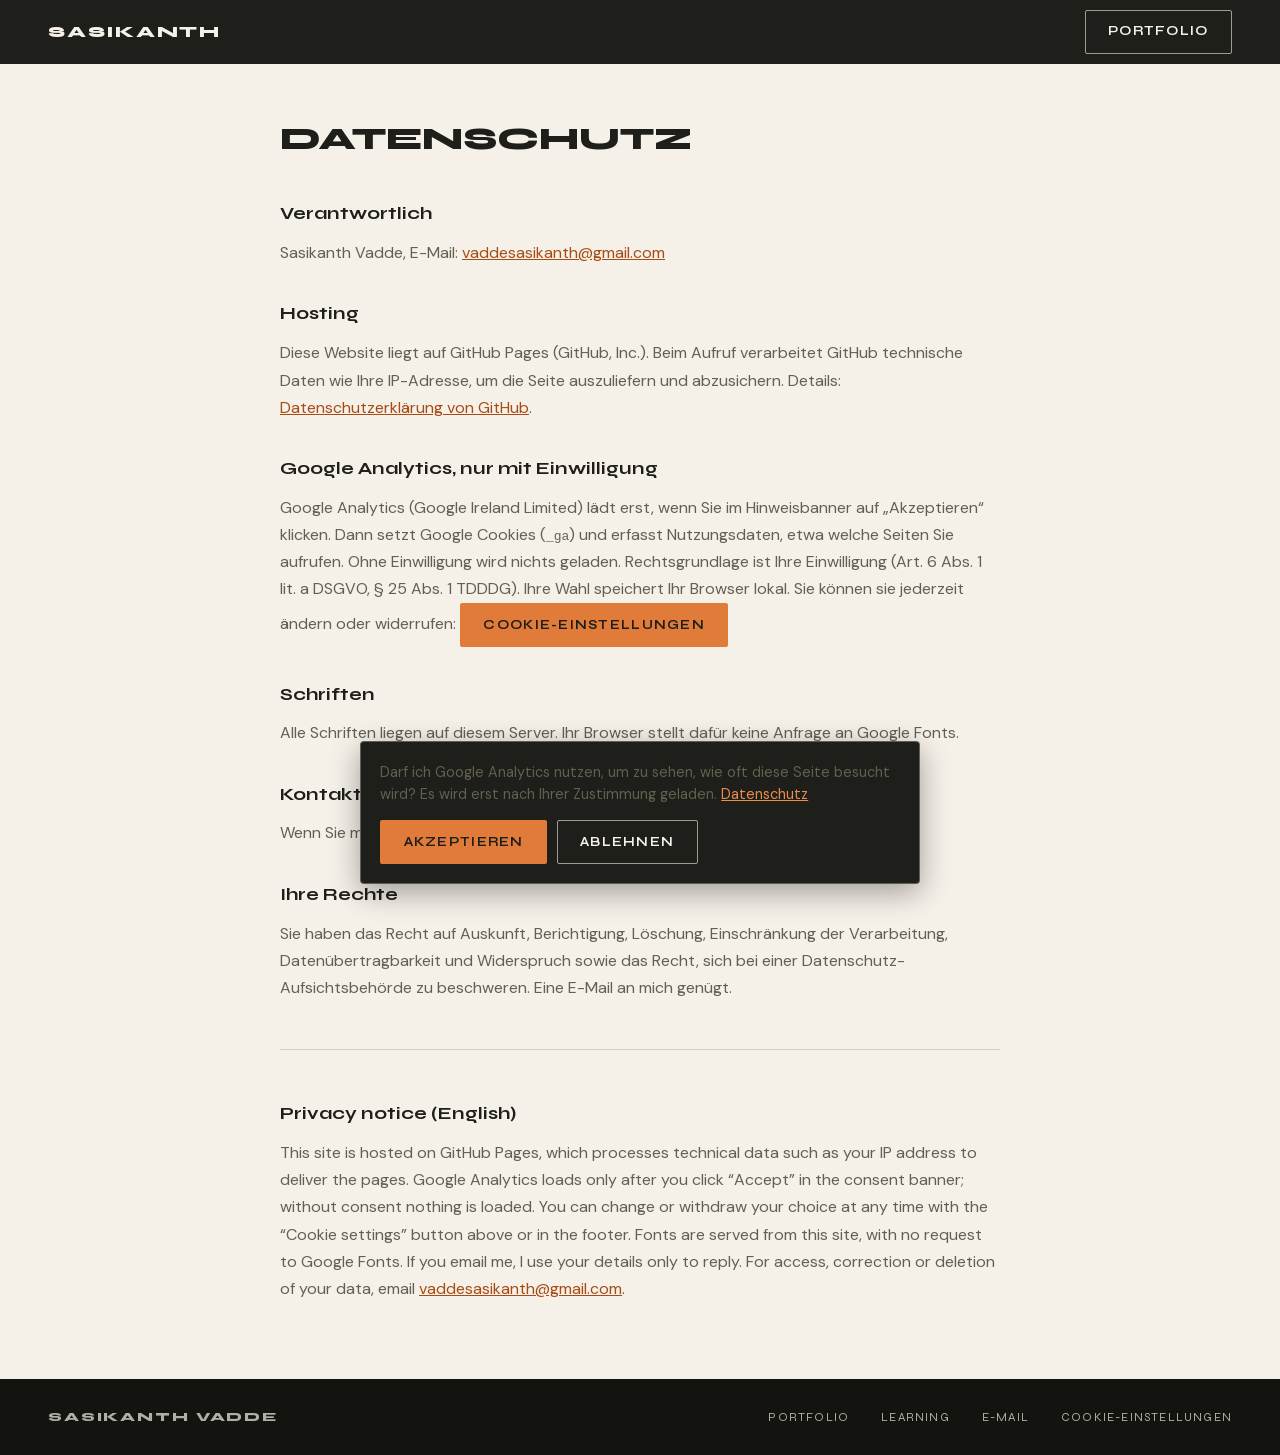
<file: datenschutz.html>
<!DOCTYPE html>
<html lang="de">
<head>
<meta charset="UTF-8">
<meta name="viewport" content="width=device-width, initial-scale=1.0">
<title>Datenschutz | Sasikanth Vadde</title>
<meta name="description" content="Datenschutzhinweise für das Portfolio von Sasikanth Vadde: Hosting auf GitHub Pages, Google Analytics nur mit Einwilligung, Kontakt per E-Mail.">
<link rel="canonical" href="https://sasi-vadde.github.io/portfolio/datenschutz.html">
<link rel="icon" href="favicon.svg" type="image/svg+xml">
<link rel="stylesheet" href="site.css">
<script src="consent.js" defer></script>
<style>
  main { padding: calc(var(--nav-h) + 3rem) 1rem 4rem; }
  article { max-width: 720px; margin: 0 auto; line-height: 1.7; }
  h1 { font-family: 'Syne', sans-serif; font-weight: 800; font-size: clamp(1.5rem, 6vw, 2rem); text-transform: uppercase; margin-bottom: 1.5rem; hyphens: auto; overflow-wrap: anywhere; }
  h2 { font-family: 'Syne', sans-serif; font-weight: 700; font-size: 1.15rem; margin: 2rem 0 0.6rem; }
  p, li { color: var(--muted); margin-bottom: 0.8rem; }
  ul { padding-left: 1.2rem; }
  a { color: var(--orange-text); }
  hr { border: none; border-top: 1px solid rgba(30,31,26,0.15); margin: 3rem 0; }
</style>
</head>
<body>

<a class="skip-link" href="#main">Zum Inhalt springen</a>

<header class="site-header">
  <nav class="nav" aria-label="Main">
    <a href="index.html" class="nav-logo">Sasikanth</a>
    <a href="index.html" class="btn btn-ghost">Portfolio</a>
  </nav>
</header>

<main id="main" tabindex="-1">
<article>
  <h1>Datenschutz</h1>

  <h2>Verantwortlich</h2>
  <p>Sasikanth Vadde, E-Mail: <a href="mailto:vaddesasikanth@gmail.com">vaddesasikanth@gmail.com</a></p>

  <h2>Hosting</h2>
  <p>Diese Website liegt auf GitHub Pages (GitHub, Inc.). Beim Aufruf verarbeitet GitHub technische Daten wie Ihre IP-Adresse, um die Seite auszuliefern und abzusichern. Details: <a href="https://docs.github.com/de/site-policy/privacy-policies/github-general-privacy-statement" target="_blank" rel="noopener noreferrer">Datenschutzerklärung von GitHub</a>.</p>

  <h2>Google Analytics, nur mit Einwilligung</h2>
  <p>Google Analytics (Google Ireland Limited) lädt erst, wenn Sie im Hinweisbanner auf „Akzeptieren“ klicken. Dann setzt Google Cookies (<code>_ga</code>) und erfasst Nutzungsdaten, etwa welche Seiten Sie aufrufen. Ohne Einwilligung wird nichts geladen. Rechtsgrundlage ist Ihre Einwilligung (Art. 6 Abs. 1 lit. a DSGVO, § 25 Abs. 1 TDDDG). Ihre Wahl speichert Ihr Browser lokal. Sie können sie jederzeit ändern oder widerrufen: <button type="button" class="btn btn-primary" data-consent-reset>Cookie-Einstellungen</button></p>

  <h2>Schriften</h2>
  <p>Alle Schriften liegen auf diesem Server. Ihr Browser stellt dafür keine Anfrage an Google Fonts.</p>

  <h2>Kontakt per E-Mail</h2>
  <p>Wenn Sie mir schreiben, nutze ich Ihre Angaben nur, um Ihre Anfrage zu beantworten.</p>

  <h2>Ihre Rechte</h2>
  <p>Sie haben das Recht auf Auskunft, Berichtigung, Löschung, Einschränkung der Verarbeitung, Datenübertragbarkeit und Widerspruch sowie das Recht, sich bei einer Datenschutz-Aufsichtsbehörde zu beschweren. Eine E-Mail an mich genügt.</p>

  <hr>

  <h2 lang="en">Privacy notice (English)</h2>
  <div lang="en">
    <p>This site is hosted on GitHub Pages, which processes technical data such as your IP address to deliver the pages. Google Analytics loads only after you click “Accept” in the consent banner; without consent nothing is loaded. You can change or withdraw your choice at any time with the “Cookie settings” button above or in the footer. Fonts are served from this site, with no request to Google Fonts. If you email me, I use your details only to reply. For access, correction or deletion of your data, email <a href="mailto:vaddesasikanth@gmail.com">vaddesasikanth@gmail.com</a>.</p>
  </div>
</article>
</main>

<footer>
  <span class="footer-name">Sasikanth Vadde</span>
  <div class="footer-links">
    <a href="index.html">Portfolio</a>
    <a href="learning.html">Learning</a>
    <a href="mailto:vaddesasikanth@gmail.com">E-Mail</a>
    <button type="button" data-consent-reset>Cookie-Einstellungen</button>
  </div>
</footer>

</body>
</html>
</file>
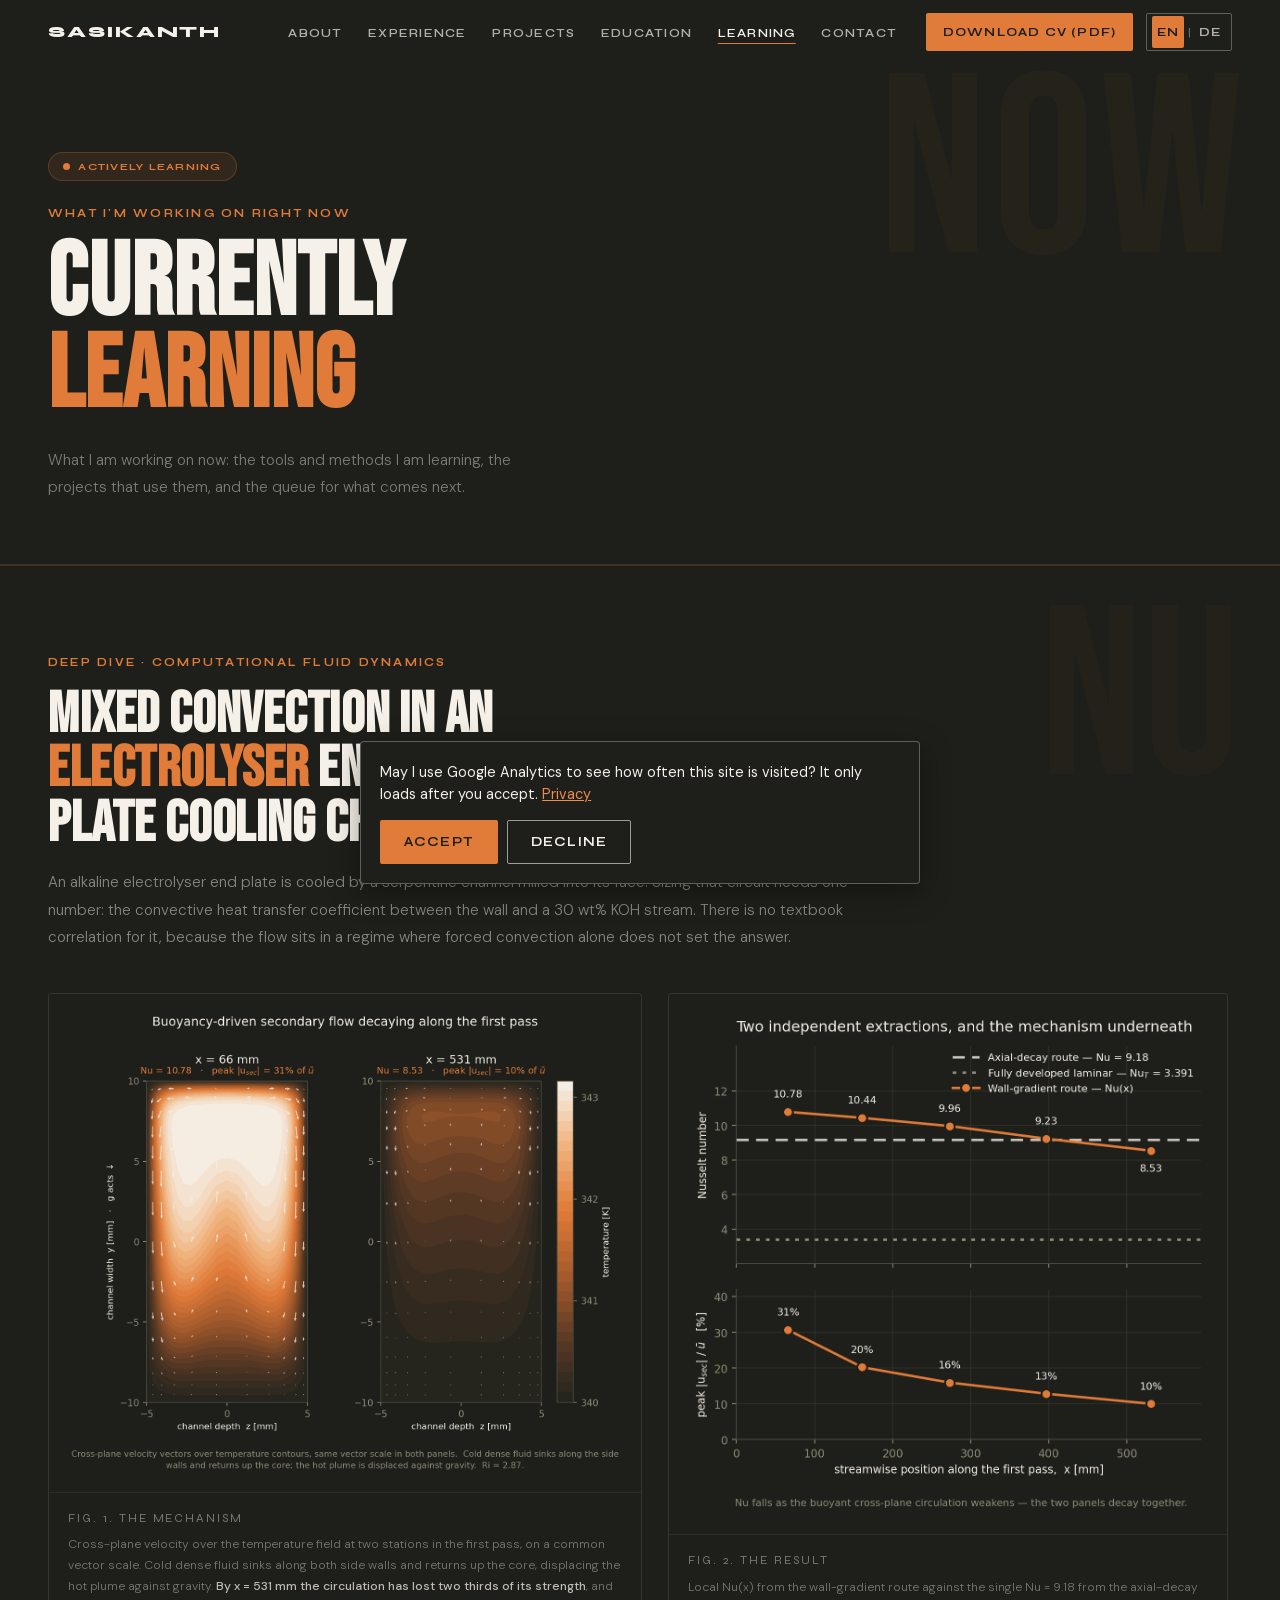
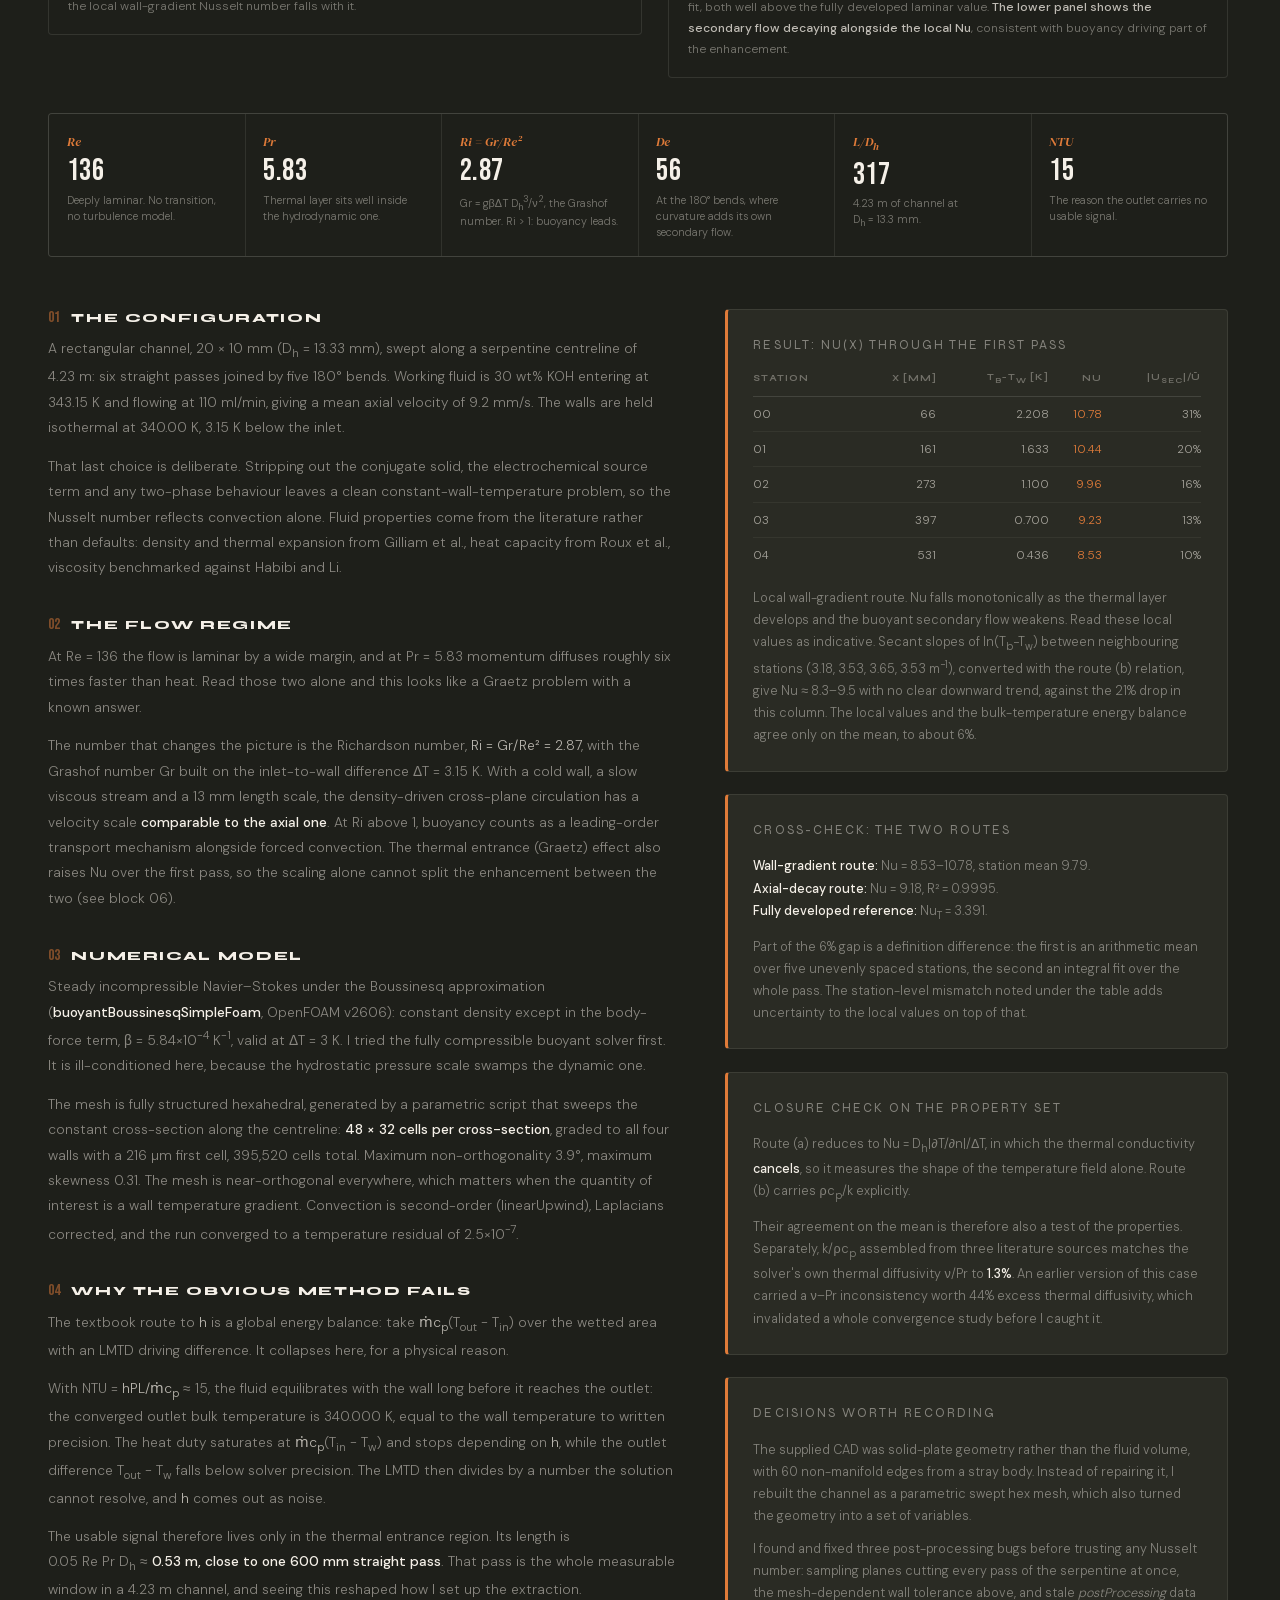
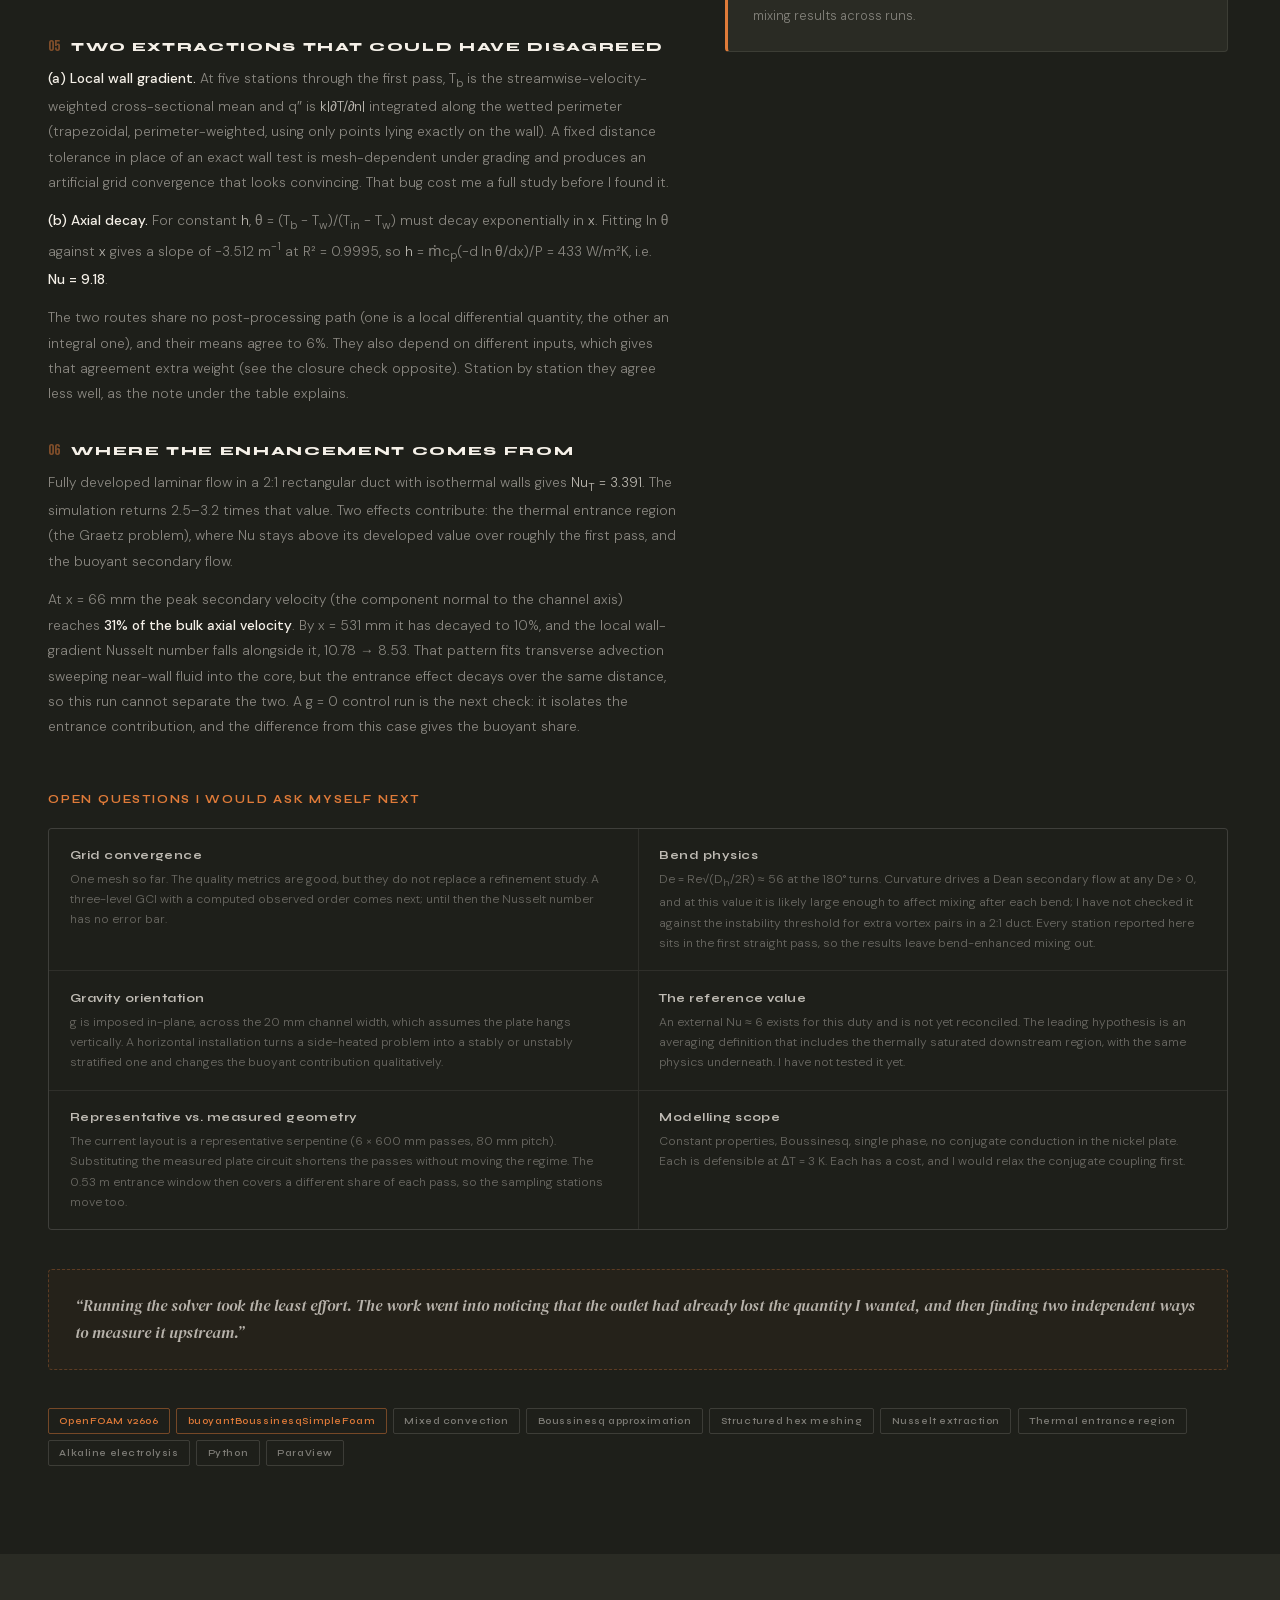
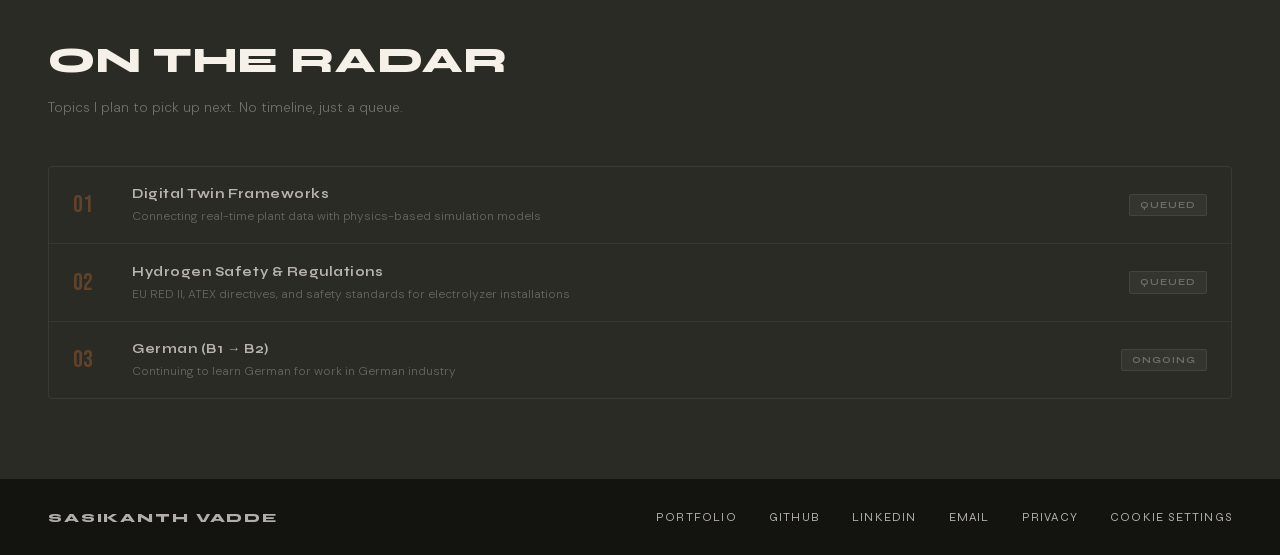
<file: learning.html>
<!DOCTYPE html>
<html lang="en">
<head>
<meta charset="UTF-8">
<meta name="viewport" content="width=device-width, initial-scale=1.0">
<title>Currently Learning | Sasikanth Vadde</title>
<meta name="description" content="What Sasikanth Vadde is learning now: an OpenFOAM CFD deep dive and the topics queued next.">
<link rel="canonical" href="https://sasi-vadde.github.io/portfolio/learning.html">
<link rel="icon" href="favicon.svg" type="image/svg+xml">
<meta property="og:type" content="website">
<meta property="og:title" content="Currently Learning | Sasikanth Vadde">
<meta property="og:description" content="An OpenFOAM CFD deep dive and the topics queued next.">
<meta property="og:url" content="https://sasi-vadde.github.io/portfolio/learning.html">
<meta property="og:image" content="https://sasi-vadde.github.io/portfolio/images/og-image.jpg">
<meta property="og:image:width" content="1200">
<meta property="og:image:height" content="630">
<meta name="twitter:card" content="summary_large_image">
<meta name="twitter:title" content="Currently Learning | Sasikanth Vadde">
<meta name="twitter:description" content="An OpenFOAM CFD deep dive and the topics queued next.">
<meta name="twitter:image" content="https://sasi-vadde.github.io/portfolio/images/og-image.jpg">
<link rel="stylesheet" href="site.css">
<script src="consent.js" defer></script>
<style>
  main { padding-top: var(--nav-h); }

  /* PAGE HEADER */
  .page-header {
    background: var(--dark);
    padding: 5.5rem 3rem 4rem;
    position: relative; overflow: hidden;
    border-bottom: 1px solid rgba(224,123,57,0.2);
  }
  .page-header::before {
    content: 'NOW';
    position: absolute; top: -1rem; right: 2rem;
    font-family: 'Bebas Neue', sans-serif;
    font-size: 16rem; line-height: 1;
    color: rgba(224,123,57,0.04);
    pointer-events: none; user-select: none;
    letter-spacing: 0.02em;
  }
  .page-header-inner { max-width: 860px; position: relative; z-index: 1; }
  .page-eyebrow { font-family: 'Syne', sans-serif; font-size: 0.7rem; letter-spacing: 0.2em; text-transform: uppercase; color: var(--orange); font-weight: 700; margin-bottom: 1rem; }
  .page-title {
    font-family: 'Bebas Neue', sans-serif;
    font-size: clamp(3rem, 8vw, 6.5rem);
    line-height: 0.9; color: var(--cream);
    letter-spacing: 0.01em;
    margin-bottom: 1.5rem;
  }
  .page-title span { color: var(--orange); }
  .page-desc { font-size: 0.95rem; color: rgba(245,240,232,0.45); line-height: 1.75; font-weight: 300; max-width: 520px; }

  /* STATUS PULSE */
  .status-pill {
    display: inline-flex; align-items: center; gap: 0.5rem;
    background: rgba(224,123,57,0.1); border: 1px solid rgba(224,123,57,0.25);
    border-radius: 100px; padding: 0.35rem 0.9rem;
    font-family: 'Syne', sans-serif; font-size: 0.65rem; letter-spacing: 0.12em;
    text-transform: uppercase; color: var(--orange); font-weight: 700;
    margin-bottom: 1.5rem;
  }
  .pulse {
    width: 7px; height: 7px; background: var(--orange); border-radius: 50%;
    animation: pulse 2s ease-in-out infinite;
  }
  @keyframes pulse {
    0%, 100% { opacity: 1; transform: scale(1); }
    50% { opacity: 0.4; transform: scale(0.75); }
  }

  /* LEARNING TRACKS */
  .tracks-section {
    padding: 5.5rem 3rem;
    background: var(--cream);
  }
  .tracks-label { font-family: 'Syne', sans-serif; font-weight: 800; font-size: clamp(1.5rem, 6vw, 2.2rem); text-transform: uppercase; letter-spacing: 0.03em; margin-bottom: 0.5rem; hyphens: auto; overflow-wrap: anywhere; }
  .tracks-sub { font-size: 0.85rem; color: var(--muted); font-weight: 300; margin-bottom: 3rem; }

  .tracks-grid { display: grid; grid-template-columns: 1fr 1fr; gap: 1.5rem; }

  .track-card {
    background: #fff; border: 1px solid rgba(30,31,26,0.1);
    border-radius: 4px; padding: 2rem;
    position: relative; overflow: hidden;
    transition: border-color 0.25s, box-shadow 0.25s;
  }
  .track-card:hover { border-color: rgba(224,123,57,0.35); box-shadow: 0 4px 24px rgba(30,31,26,0.06); }
  .track-card::after {
    content: ''; position: absolute; bottom: 0; left: 0; right: 0; height: 3px;
    background: var(--orange); transform: scaleX(0); transform-origin: left;
    transition: transform 0.3s ease;
  }
  .track-card:hover::after { transform: scaleX(1); }

  .track-card.featured {
    grid-column: 1 / -1;
    display: grid; grid-template-columns: 1fr 1.2fr; gap: 2.5rem; align-items: start;
  }
  .track-card.featured::after { display: none; }
  .track-card.featured { border-left: 3px solid var(--orange); padding-left: 1.8rem; }

  .track-status {
    display: inline-flex; align-items: center; gap: 0.4rem;
    font-family: 'Syne', sans-serif; font-size: 0.6rem; letter-spacing: 0.15em;
    text-transform: uppercase; font-weight: 700;
    margin-bottom: 1rem;
  }
  .track-status.active { color: var(--orange); }
  .track-status.active .dot { width: 6px; height: 6px; background: var(--orange); border-radius: 50%; animation: pulse 2s infinite; }

  .track-domain { font-family: 'Syne', sans-serif; font-size: 0.62rem; letter-spacing: 0.15em; text-transform: uppercase; color: var(--muted); font-weight: 700; margin-bottom: 0.5rem; }
  .track-name { font-family: 'DM Serif Display', serif; font-size: 1.6rem; color: var(--text); margin-bottom: 0.8rem; line-height: 1.2; }
  .track-desc { font-size: 0.85rem; color: var(--muted); line-height: 1.7; font-weight: 300; }

  .track-tags { display: flex; flex-wrap: wrap; gap: 0.4rem; margin-top: 1.2rem; }
  .track-tag { font-family: 'Syne', sans-serif; font-size: 0.6rem; letter-spacing: 0.06em; padding: 0.25rem 0.6rem; border: 1px solid rgba(30,31,26,0.15); border-radius: 2px; color: var(--muted); font-weight: 600; }
  .track-tag.highlight { background: var(--dark); color: var(--cream); border-color: var(--dark); }

  .track-why {
    margin-top: 1.4rem; padding-top: 1.2rem;
    border-top: 1px solid rgba(30,31,26,0.08);
  }
  .track-why-label { font-family: 'Syne', sans-serif; font-size: 0.6rem; letter-spacing: 0.15em; text-transform: uppercase; color: var(--orange); font-weight: 700; margin-bottom: 0.4rem; }
  .track-why-text { font-size: 0.8rem; color: var(--muted); line-height: 1.6; font-weight: 300; font-style: italic; }

  /* RADAR SECTION */
  .radar-section {
    background: var(--dark2);
    padding: 5rem 3rem;
  }
  .radar-section .tracks-label { color: var(--cream); }
  .radar-section .tracks-sub { color: rgba(245,240,232,0.35); }
  .radar-list { display: flex; flex-direction: column; gap: 0; margin-top: 2rem; border: 1px solid rgba(245,240,232,0.08); border-radius: 4px; overflow: hidden; }
  .radar-item {
    display: grid; grid-template-columns: 2.5rem minmax(0, 1fr) auto;
    align-items: center; gap: 1.2rem;
    padding: 1.1rem 1.5rem;
    border-bottom: 1px solid rgba(245,240,232,0.06);
    transition: background 0.2s;
  }
  .radar-item:last-child { border-bottom: none; }
  .radar-item:hover { background: rgba(245,240,232,0.03); }
  .radar-num { font-family: 'Bebas Neue', sans-serif; font-size: 1.5rem; color: rgba(224,123,57,0.3); line-height: 1; }
  .radar-name { font-family: 'Syne', sans-serif; font-size: 0.82rem; font-weight: 700; color: rgba(245,240,232,0.7); letter-spacing: 0.04em; overflow-wrap: anywhere; }
  .radar-note { font-size: 0.75rem; color: rgba(245,240,232,0.3); font-weight: 300; margin-top: 0.15rem; }
  .radar-badge { font-family: 'Syne', sans-serif; font-size: 0.58rem; letter-spacing: 0.12em; text-transform: uppercase; font-weight: 700; padding: 0.2rem 0.6rem; border-radius: 2px; background: rgba(245,240,232,0.05); color: rgba(245,240,232,0.3); border: 1px solid rgba(245,240,232,0.08); white-space: nowrap; }



  /* CFD DEEP DIVE */
  .cfd-section {
    background: var(--dark);
    padding: 5.5rem 3rem;
    border-top: 1px solid rgba(224,123,57,0.2);
    position: relative; overflow: hidden;
  }
  .cfd-section::before {
    content: 'Nu'; position: absolute; top: 1rem; right: 2.5rem;
    font-family: 'Bebas Neue', sans-serif; font-size: 15rem; line-height: 1;
    color: rgba(224,123,57,0.035); pointer-events: none; user-select: none;
  }
  .cfd-inner { position: relative; z-index: 1; max-width: 1180px; }
  .cfd-title {
    font-family: 'Bebas Neue', sans-serif;
    font-size: clamp(2.2rem, 5vw, 3.6rem); line-height: 0.95;
    color: var(--cream); letter-spacing: 0.01em; margin-bottom: 1.1rem; max-width: 20ch;
  }
  .cfd-title span { color: var(--orange); }
  .cfd-lede { font-size: 0.95rem; line-height: 1.8; font-weight: 300; color: rgba(245,240,232,0.5); max-width: 74ch; }

  .cfd-stats {
    display: grid; grid-template-columns: repeat(6, 1fr); gap: 1px;
    background: rgba(245,240,232,0.09);
    border: 1px solid rgba(245,240,232,0.09); border-radius: 4px;
    margin: 2.2rem 0 3.2rem; overflow: hidden;
  }
  .cfd-stat { background: var(--dark); padding: 1.1rem 1.1rem 1rem; }
  .cfd-stat-sym { font-family: 'DM Serif Display', serif; font-style: italic; font-size: 0.8rem; color: var(--orange); margin-bottom: 0.3rem; }
  .cfd-stat-val { font-family: 'Bebas Neue', sans-serif; font-size: 1.9rem; line-height: 1; color: var(--cream); letter-spacing: 0.02em; }
  .cfd-stat-note { font-size: 0.68rem; line-height: 1.45; color: rgba(245,240,232,0.42); font-weight: 300; margin-top: 0.4rem; }

  .cfd-body { display: grid; grid-template-columns: 1.25fr 1fr; gap: 3rem; align-items: start; }
  .cfd-block { margin-bottom: 2.2rem; }
  .cfd-block:last-child { margin-bottom: 0; }
  .cfd-block-head { display: flex; align-items: baseline; gap: 0.7rem; margin-bottom: 0.6rem; }
  .cfd-block-num { font-family: 'Bebas Neue', sans-serif; font-size: 1rem; color: rgba(224,123,57,0.5); line-height: 1; }
  .cfd-block-name { font-family: 'Syne', sans-serif; font-size: 0.74rem; font-weight: 800; letter-spacing: 0.14em; text-transform: uppercase; color: var(--cream); }
  .cfd-block p { font-size: 0.86rem; line-height: 1.85; font-weight: 300; color: rgba(245,240,232,0.5); }
  .cfd-block p + p { margin-top: 0.8rem; }
  .cfd-block em { color: rgba(245,240,232,0.72); font-style: normal; }
  .cfd-block b { color: var(--cream); font-weight: 500; }

  .cfd-card {
    background: var(--dark2); border: 1px solid rgba(245,240,232,0.09);
    border-left: 3px solid var(--orange); border-radius: 4px;
    padding: 1.5rem 1.6rem; margin-bottom: 1.4rem;
  }
  .cfd-card-label { font-family: 'Syne', sans-serif; font-size: 0.6rem; letter-spacing: 0.16em; text-transform: uppercase; color: var(--orange); font-weight: 700; margin-bottom: 0.9rem; }
  .cfd-card p { font-size: 0.79rem; line-height: 1.75; font-weight: 300; color: rgba(245,240,232,0.45); }
  .cfd-card p + p { margin-top: 0.7rem; }
  .cfd-card b { color: var(--cream); font-weight: 500; }

  .cfd-table-wrap { overflow-x: auto; }
  table.cfd-table { border-collapse: collapse; width: 100%; font-size: 0.74rem; }
  table.cfd-table th {
    font-family: 'Syne', sans-serif; font-size: 0.58rem; letter-spacing: 0.1em; text-transform: uppercase;
    font-weight: 700; color: rgba(245,240,232,0.35); text-align: right;
    padding: 0 0 0.55rem; border-bottom: 1px solid rgba(245,240,232,0.12);
  }
  table.cfd-table th:first-child, table.cfd-table td:first-child { text-align: left; }
  table.cfd-table td {
    padding: 0.5rem 0; text-align: right; font-weight: 300;
    color: rgba(245,240,232,0.6); border-bottom: 1px solid rgba(245,240,232,0.05);
    font-variant-numeric: tabular-nums;
  }
  table.cfd-table tr:last-child td { border-bottom: none; }
  table.cfd-table td.hi { color: var(--orange); }
  .cfd-table-note { font-size: 0.7rem; line-height: 1.6; color: rgba(245,240,232,0.3); font-weight: 300; margin-top: 0.9rem; }

  .cfd-open { margin-top: 3.2rem; }
  .cfd-open-label { font-family: 'Syne', sans-serif; font-size: 0.7rem; letter-spacing: 0.16em; text-transform: uppercase; color: var(--orange); font-weight: 700; margin-bottom: 1.2rem; }
  .cfd-open-grid { display: grid; grid-template-columns: 1fr 1fr; gap: 1px; background: rgba(245,240,232,0.08); border: 1px solid rgba(245,240,232,0.08); border-radius: 4px; overflow: hidden; }
  .cfd-open-item { background: var(--dark); padding: 1.1rem 1.3rem; }
  .cfd-open-name { font-family: 'Syne', sans-serif; font-size: 0.74rem; font-weight: 700; color: rgba(245,240,232,0.75); letter-spacing: 0.04em; margin-bottom: 0.3rem; }
  .cfd-open-note { font-size: 0.76rem; line-height: 1.65; color: rgba(245,240,232,0.35); font-weight: 300; }

  .cfd-tags { display: flex; flex-wrap: wrap; gap: 0.4rem; margin-top: 2.4rem; }
  .cfd-tag { font-family: 'Syne', sans-serif; font-size: 0.6rem; letter-spacing: 0.06em; padding: 0.28rem 0.65rem; border: 1px solid rgba(245,240,232,0.14); border-radius: 2px; color: rgba(245,240,232,0.45); font-weight: 600; }
  .cfd-tag.highlight { border-color: rgba(224,123,57,0.45); color: var(--orange); }

  .cfd-takeaway {
    margin-top: 2.4rem; padding: 1.4rem 1.6rem;
    border: 1px dashed rgba(224,123,57,0.3); border-radius: 4px;
    background: rgba(224,123,57,0.04);
  }
  .cfd-takeaway p { font-family: 'DM Serif Display', serif; font-style: italic; font-size: 1rem; line-height: 1.7; color: rgba(245,240,232,0.7); }

  .cfd-figs { display: grid; grid-template-columns: 1.06fr 1fr; gap: 1.6rem; margin: 2.6rem 0 0; align-items: start; }
  .cfd-fig { border: 1px solid rgba(245,240,232,0.1); border-radius: 4px; overflow: hidden; background: var(--dark); }
  .cfd-fig img { display: block; width: 100%; height: auto; }
  .cfd-fig-cap { padding: 0.95rem 1.2rem 1.1rem; border-top: 1px solid rgba(245,240,232,0.07); }
  .cfd-fig-num { font-family: 'Syne', sans-serif; font-size: 0.58rem; letter-spacing: 0.16em; text-transform: uppercase; color: var(--orange); font-weight: 700; margin-bottom: 0.35rem; }
  .cfd-fig-cap p { font-size: 0.76rem; line-height: 1.7; color: rgba(245,240,232,0.42); font-weight: 300; }
  .cfd-fig-cap b { color: rgba(245,240,232,0.75); font-weight: 500; }

  /* RESPONSIVE */
  @media (max-width: 768px) {
    .page-header { padding: 4rem 1.5rem 3rem; }
    .tracks-section, .radar-section, .cfd-section { padding: 4rem 1.5rem; }
    .cfd-stats { grid-template-columns: repeat(2, 1fr); }
    .cfd-body { grid-template-columns: 1fr; gap: 2rem; }
    .cfd-open-grid { grid-template-columns: 1fr; }
    .cfd-figs { grid-template-columns: 1fr; }
    .cfd-section::before { display: none; }
    .tracks-grid { grid-template-columns: 1fr; }
    .track-card.featured { grid-column: 1; grid-template-columns: 1fr; gap: 0; }
  }
</style>
</head>
<body>

<a class="skip-link" href="#main" data-i18n="skip">Skip to content</a>

<header class="site-header">
  <nav class="nav" aria-label="Main">
    <a href="index.html" class="nav-logo">Sasikanth</a>
    <button type="button" class="nav-toggle" aria-expanded="false" aria-controls="nav-menu" aria-label="Menu"><span class="nav-toggle-bar"></span></button>
    <div class="nav-menu" id="nav-menu">
      <ul class="nav-links">
        <li><a href="index.html#about" data-i18n="nav-about">About</a></li>
        <li><a href="index.html#work" data-i18n="nav-experience">Experience</a></li>
        <li><a href="index.html#projects" data-i18n="nav-projects">Projects</a></li>
        <li><a href="index.html#education" data-i18n="nav-education">Education</a></li>
        <li><a href="learning.html" class="active" aria-current="page" data-i18n="nav-learning">Learning</a></li>
        <li><a href="index.html#contact" data-i18n="nav-contact">Contact</a></li>
      </ul>
      <div class="nav-actions">
        <a href="Sasikanth-Vadde-CV.pdf" class="btn btn-primary" data-i18n="cv-download">Download CV (PDF)</a>
        <div class="lang-toggle" role="group" aria-label="Language / Sprache">
          <button type="button" class="lang-btn" data-lang="en" aria-pressed="true" aria-label="English">EN</button>
          <span class="lang-sep" aria-hidden="true">|</span>
          <button type="button" class="lang-btn" data-lang="de" aria-pressed="false" aria-label="Deutsch">DE</button>
        </div>
      </div>
    </div>
  </nav>
</header>

<main id="main" tabindex="-1">

<!-- PAGE HEADER -->
<div class="page-header">
  <div class="page-header-inner">
    <div class="status-pill"><span class="pulse"></span><span data-i18n="header-status">Actively Learning</span></div>
    <p class="page-eyebrow" data-i18n="header-eyebrow">What I'm working on right now</p>
    <h1 class="page-title" data-i18n-html="page-title">Currently<br><span>Learning</span></h1>
    <p class="page-desc" data-i18n="page-desc">What I am working on now: the tools and methods I am learning, the projects that use them, and the queue for what comes next.</p>
  </div>
</div>

<!-- CFD DEEP DIVE -->
<section class="cfd-section" id="cfd">
 <div class="cfd-inner">

  <p class="page-eyebrow">Deep dive &middot; Computational Fluid Dynamics</p>
  <h2 class="cfd-title">Mixed convection in an <span>electrolyser</span> end-plate cooling channel</h2>
  <p class="cfd-lede">An alkaline electrolyser end plate is cooled by a serpentine channel milled into its face. Sizing that circuit needs one number: the convective heat transfer coefficient between the wall and a 30&nbsp;wt%&nbsp;KOH stream. There is no textbook correlation for it, because the flow sits in a regime where forced convection alone does not set the answer.</p>

  <div class="cfd-figs">
    <figure class="cfd-fig">
      <img src="images/openfoam_secondary_flow.png" alt="Two channel cross-sections at x = 66 mm and x = 531 mm showing temperature contours overlaid with cross-plane velocity vectors; the buoyant circulation is strong upstream and much weaker downstream.">
      <figcaption class="cfd-fig-cap">
        <p class="cfd-fig-num">Fig. 1. The mechanism</p>
        <p>Cross-plane velocity over the temperature field at two stations in the first pass, on a common vector scale. Cold dense fluid sinks along both side walls and returns up the core, displacing the hot plume against gravity. <b>By x = 531 mm the circulation has lost two thirds of its strength</b>, and the local wall-gradient Nusselt number falls with it.</p>
      </figcaption>
    </figure>
    <figure class="cfd-fig">
      <img src="images/openfoam_nusselt_decay.png" alt="Upper panel: local Nusselt number decaying from 10.78 to 8.53 along the first pass, with the axial-decay result of 9.18 and the fully developed reference of 3.391 marked. Lower panel: peak secondary velocity decaying from 31 to 10 percent of the bulk velocity.">
      <figcaption class="cfd-fig-cap">
        <p class="cfd-fig-num">Fig. 2. The result</p>
        <p>Local Nu(x) from the wall-gradient route against the single Nu = 9.18 from the axial-decay fit, both well above the fully developed laminar value. <b>The lower panel shows the secondary flow decaying alongside the local Nu</b>, consistent with buoyancy driving part of the enhancement.</p>
      </figcaption>
    </figure>
  </div>

  <div class="cfd-stats">
    <div class="cfd-stat">
      <p class="cfd-stat-sym">Re</p><p class="cfd-stat-val">136</p>
      <p class="cfd-stat-note">Deeply laminar. No transition, no turbulence model.</p>
    </div>
    <div class="cfd-stat">
      <p class="cfd-stat-sym">Pr</p><p class="cfd-stat-val">5.83</p>
      <p class="cfd-stat-note">Thermal layer sits well inside the hydrodynamic one.</p>
    </div>
    <div class="cfd-stat">
      <p class="cfd-stat-sym">Ri = Gr/Re&sup2;</p><p class="cfd-stat-val">2.87</p>
      <p class="cfd-stat-note">Gr&nbsp;=&nbsp;g&beta;&Delta;T&thinsp;D<sub>h</sub><sup>3</sup>/&nu;<sup>2</sup>, the Grashof number. Ri&nbsp;&gt;&nbsp;1: buoyancy leads.</p>
    </div>
    <div class="cfd-stat">
      <p class="cfd-stat-sym">De</p><p class="cfd-stat-val">56</p>
      <p class="cfd-stat-note">At the 180&deg; bends, where curvature adds its own secondary flow.</p>
    </div>
    <div class="cfd-stat">
      <p class="cfd-stat-sym">L/D<sub>h</sub></p><p class="cfd-stat-val">317</p>
      <p class="cfd-stat-note">4.23&nbsp;m of channel at D<sub>h</sub>&nbsp;=&nbsp;13.3&nbsp;mm.</p>
    </div>
    <div class="cfd-stat">
      <p class="cfd-stat-sym">NTU</p><p class="cfd-stat-val">15</p>
      <p class="cfd-stat-note">The reason the outlet carries no usable signal.</p>
    </div>
  </div>

  <div class="cfd-body">
   <div class="cfd-prose">

    <div class="cfd-block">
      <div class="cfd-block-head"><span class="cfd-block-num">01</span><span class="cfd-block-name">The configuration</span></div>
      <p>A rectangular channel, 20&nbsp;&times;&nbsp;10&nbsp;mm (D<sub>h</sub>&nbsp;=&nbsp;13.33&nbsp;mm), swept along a serpentine centreline of 4.23&nbsp;m: six straight passes joined by five 180&deg; bends. Working fluid is 30&nbsp;wt%&nbsp;KOH entering at 343.15&nbsp;K and flowing at 110&nbsp;ml/min, giving a mean axial velocity of 9.2&nbsp;mm/s. The walls are held isothermal at 340.00&nbsp;K, 3.15&nbsp;K below the inlet.</p>
      <p>That last choice is deliberate. Stripping out the conjugate solid, the electrochemical source term and any two-phase behaviour leaves a clean constant-wall-temperature problem, so the Nusselt number reflects convection alone. Fluid properties come from the literature rather than defaults: density and thermal expansion from Gilliam et&nbsp;al., heat capacity from Roux et&nbsp;al., viscosity benchmarked against Habibi and Li.</p>
    </div>

    <div class="cfd-block">
      <div class="cfd-block-head"><span class="cfd-block-num">02</span><span class="cfd-block-name">The flow regime</span></div>
      <p>At Re&nbsp;=&nbsp;136 the flow is laminar by a wide margin, and at Pr&nbsp;=&nbsp;5.83 momentum diffuses roughly six times faster than heat. Read those two alone and this looks like a Graetz problem with a known answer.</p>
      <p>The number that changes the picture is the Richardson number, <em>Ri&nbsp;=&nbsp;Gr/Re&sup2;&nbsp;=&nbsp;2.87</em>, with the Grashof number Gr built on the inlet-to-wall difference &Delta;T&nbsp;=&nbsp;3.15&nbsp;K. With a cold wall, a slow viscous stream and a 13&nbsp;mm length scale, the density-driven cross-plane circulation has a velocity scale <b>comparable to the axial one</b>. At Ri above 1, buoyancy counts as a leading-order transport mechanism alongside forced convection. The thermal entrance (Graetz) effect also raises Nu over the first pass, so the scaling alone cannot split the enhancement between the two (see block&nbsp;06).</p>
    </div>

    <div class="cfd-block">
      <div class="cfd-block-head"><span class="cfd-block-num">03</span><span class="cfd-block-name">Numerical model</span></div>
      <p>Steady incompressible Navier&ndash;Stokes under the Boussinesq approximation (<b>buoyantBoussinesqSimpleFoam</b>, OpenFOAM&nbsp;v2606): constant density except in the body-force term, &beta;&nbsp;=&nbsp;5.84&times;10<sup>&minus;4</sup>&nbsp;K<sup>&minus;1</sup>, valid at &Delta;T&nbsp;=&nbsp;3&nbsp;K. I tried the fully compressible buoyant solver first. It is ill-conditioned here, because the hydrostatic pressure scale swamps the dynamic one.</p>
      <p>The mesh is fully structured hexahedral, generated by a parametric script that sweeps the constant cross-section along the centreline: <b>48&nbsp;&times;&nbsp;32 cells per cross-section</b>, graded to all four walls with a 216&nbsp;&micro;m first cell, 395,520 cells total. Maximum non-orthogonality 3.9&deg;, maximum skewness 0.31. The mesh is near-orthogonal everywhere, which matters when the quantity of interest is a wall temperature gradient. Convection is second-order (linearUpwind), Laplacians corrected, and the run converged to a temperature residual of 2.5&times;10<sup>&minus;7</sup>.</p>
    </div>

    <div class="cfd-block">
      <div class="cfd-block-head"><span class="cfd-block-num">04</span><span class="cfd-block-name">Why the obvious method fails</span></div>
      <p>The textbook route to <em>h</em> is a global energy balance: take <em>&#7745;c<sub>p</sub></em>(T<sub>out</sub>&nbsp;&minus;&nbsp;T<sub>in</sub>) over the wetted area with an LMTD driving difference. It collapses here, for a physical reason.</p>
      <p>With NTU&nbsp;=&nbsp;<em>hPL/&#7745;c<sub>p</sub></em>&nbsp;&asymp;&nbsp;15, the fluid equilibrates with the wall long before it reaches the outlet: the converged outlet bulk temperature is 340.000&nbsp;K, equal to the wall temperature to written precision. The heat duty saturates at <em>&#7745;c<sub>p</sub></em>(T<sub>in</sub>&nbsp;&minus;&nbsp;T<sub>w</sub>) and stops depending on <em>h</em>, while the outlet difference T<sub>out</sub>&nbsp;&minus;&nbsp;T<sub>w</sub> falls below solver precision. The LMTD then divides by a number the solution cannot resolve, and <em>h</em> comes out as noise.</p>
      <p>The usable signal therefore lives only in the thermal entrance region. Its length is 0.05&nbsp;Re&nbsp;Pr&nbsp;D<sub>h</sub>&nbsp;&asymp;&nbsp;<b>0.53&nbsp;m, close to one 600&nbsp;mm straight pass</b>. That pass is the whole measurable window in a 4.23&nbsp;m channel, and seeing this reshaped how I set up the extraction.</p>
    </div>

    <div class="cfd-block">
      <div class="cfd-block-head"><span class="cfd-block-num">05</span><span class="cfd-block-name">Two extractions that could have disagreed</span></div>
      <p><b>(a) Local wall gradient.</b> At five stations through the first pass, T<sub>b</sub> is the streamwise-velocity-weighted cross-sectional mean and q&Prime; is <em>k|&part;T/&part;n|</em> integrated along the wetted perimeter (trapezoidal, perimeter-weighted, using only points lying exactly on the wall). A fixed distance tolerance in place of an exact wall test is mesh-dependent under grading and produces an artificial grid convergence that looks convincing. That bug cost me a full study before I found it.</p>
      <p><b>(b) Axial decay.</b> For constant <em>h</em>, &theta;&nbsp;=&nbsp;(T<sub>b</sub>&nbsp;&minus;&nbsp;T<sub>w</sub>)/(T<sub>in</sub>&nbsp;&minus;&nbsp;T<sub>w</sub>) must decay exponentially in <em>x</em>. Fitting ln&nbsp;&theta; against <em>x</em> gives a slope of &minus;3.512&nbsp;m<sup>&minus;1</sup> at R&sup2;&nbsp;=&nbsp;0.9995, so <em>h</em>&nbsp;=&nbsp;&#7745;c<sub>p</sub>(&minus;d&thinsp;ln&thinsp;&theta;/dx)/P&nbsp;=&nbsp;433&nbsp;W/m&sup2;K, i.e. <b>Nu&nbsp;=&nbsp;9.18</b>.</p>
      <p>The two routes share no post-processing path (one is a local differential quantity, the other an integral one), and their means agree to 6%. They also depend on different inputs, which gives that agreement extra weight (see the closure check opposite). Station by station they agree less well, as the note under the table explains.</p>
    </div>

    <div class="cfd-block">
      <div class="cfd-block-head"><span class="cfd-block-num">06</span><span class="cfd-block-name">Where the enhancement comes from</span></div>
      <p>Fully developed laminar flow in a 2:1 rectangular duct with isothermal walls gives <em>Nu<sub>T</sub>&nbsp;=&nbsp;3.391</em>. The simulation returns 2.5&ndash;3.2 times that value. Two effects contribute: the thermal entrance region (the Graetz problem), where Nu stays above its developed value over roughly the first pass, and the buoyant secondary flow.</p>
      <p>At x&nbsp;=&nbsp;66&nbsp;mm the peak secondary velocity (the component normal to the channel axis) reaches <b>31% of the bulk axial velocity</b>. By x&nbsp;=&nbsp;531&nbsp;mm it has decayed to 10%, and the local wall-gradient Nusselt number falls alongside it, 10.78&nbsp;&rarr;&nbsp;8.53. That pattern fits transverse advection sweeping near-wall fluid into the core, but the entrance effect decays over the same distance, so this run cannot separate the two. A g&nbsp;=&nbsp;0 control run is the next check: it isolates the entrance contribution, and the difference from this case gives the buoyant share.</p>
    </div>

   </div>

   <aside class="cfd-side">

    <div class="cfd-card">
      <p class="cfd-card-label">Result: Nu(x) through the first pass</p>
      <div class="cfd-table-wrap">
      <table class="cfd-table">
        <tr><th>Station</th><th>x [mm]</th><th>T<sub>b</sub>&minus;T<sub>w</sub> [K]</th><th>Nu</th><th>|u<sub>sec</sub>|/&#x16B;</th></tr>
        <tr><td>00</td><td>66</td><td>2.208</td><td class="hi">10.78</td><td>31%</td></tr>
        <tr><td>01</td><td>161</td><td>1.633</td><td class="hi">10.44</td><td>20%</td></tr>
        <tr><td>02</td><td>273</td><td>1.100</td><td class="hi">9.96</td><td>16%</td></tr>
        <tr><td>03</td><td>397</td><td>0.700</td><td class="hi">9.23</td><td>13%</td></tr>
        <tr><td>04</td><td>531</td><td>0.436</td><td class="hi">8.53</td><td>10%</td></tr>
      </table>
      </div>
      <p class="cfd-table-note">Local wall-gradient route. Nu falls monotonically as the thermal layer develops and the buoyant secondary flow weakens. Read these local values as indicative. Secant slopes of ln(T<sub>b</sub>&minus;T<sub>w</sub>) between neighbouring stations (3.18, 3.53, 3.65, 3.53&nbsp;m<sup>&minus;1</sup>), converted with the route (b) relation, give Nu&nbsp;&asymp;&nbsp;8.3&ndash;9.5 with no clear downward trend, against the 21% drop in this column. The local values and the bulk-temperature energy balance agree only on the mean, to about 6%.</p>
    </div>

    <div class="cfd-card">
      <p class="cfd-card-label">Cross-check: the two routes</p>
      <p><b>Wall-gradient route:</b> Nu = 8.53&ndash;10.78, station mean 9.79.<br><b>Axial-decay route:</b> Nu = 9.18, R&sup2; = 0.9995.<br><b>Fully developed reference:</b> Nu<sub>T</sub> = 3.391.</p>
      <p>Part of the 6% gap is a definition difference: the first is an arithmetic mean over five unevenly spaced stations, the second an integral fit over the whole pass. The station-level mismatch noted under the table adds uncertainty to the local values on top of that.</p>
    </div>

    <div class="cfd-card">
      <p class="cfd-card-label">Closure check on the property set</p>
      <p>Route (a) reduces to Nu&nbsp;=&nbsp;D<sub>h</sub>|&part;T/&part;n|/&Delta;T, in which the thermal conductivity <b>cancels</b>, so it measures the shape of the temperature field alone. Route (b) carries &rho;c<sub>p</sub>/k explicitly.</p>
      <p>Their agreement on the mean is therefore also a test of the properties. Separately, k/&rho;c<sub>p</sub> assembled from three literature sources matches the solver's own thermal diffusivity &nu;/Pr to <b>1.3%</b>. An earlier version of this case carried a &nu;&ndash;Pr inconsistency worth 44% excess thermal diffusivity, which invalidated a whole convergence study before I caught it.</p>
    </div>

    <div class="cfd-card">
      <p class="cfd-card-label">Decisions worth recording</p>
      <p>The supplied CAD was solid-plate geometry rather than the fluid volume, with 60 non-manifold edges from a stray body. Instead of repairing it, I rebuilt the channel as a parametric swept hex mesh, which also turned the geometry into a set of variables.</p>
      <p>I found and fixed three post-processing bugs before trusting any Nusselt number: sampling planes cutting every pass of the serpentine at once, the mesh-dependent wall tolerance above, and stale <em>postProcessing</em> data mixing results across runs.</p>
    </div>

   </aside>
  </div>


  <div class="cfd-open">
    <p class="cfd-open-label">Open questions I would ask myself next</p>
    <div class="cfd-open-grid">
      <div class="cfd-open-item">
        <p class="cfd-open-name">Grid convergence</p>
        <p class="cfd-open-note">One mesh so far. The quality metrics are good, but they do not replace a refinement study. A three-level GCI with a computed observed order comes next; until then the Nusselt number has no error bar.</p>
      </div>
      <div class="cfd-open-item">
        <p class="cfd-open-name">Bend physics</p>
        <p class="cfd-open-note">De = Re&radic;(D<sub>h</sub>/2R) &asymp; 56 at the 180&deg; turns. Curvature drives a Dean secondary flow at any De&nbsp;&gt;&nbsp;0, and at this value it is likely large enough to affect mixing after each bend; I have not checked it against the instability threshold for extra vortex pairs in a 2:1 duct. Every station reported here sits in the first straight pass, so the results leave bend-enhanced mixing out.</p>
      </div>
      <div class="cfd-open-item">
        <p class="cfd-open-name">Gravity orientation</p>
        <p class="cfd-open-note">g is imposed in-plane, across the 20&nbsp;mm channel width, which assumes the plate hangs vertically. A horizontal installation turns a side-heated problem into a stably or unstably stratified one and changes the buoyant contribution qualitatively.</p>
      </div>
      <div class="cfd-open-item">
        <p class="cfd-open-name">The reference value</p>
        <p class="cfd-open-note">An external Nu &asymp; 6 exists for this duty and is not yet reconciled. The leading hypothesis is an averaging definition that includes the thermally saturated downstream region, with the same physics underneath. I have not tested it yet.</p>
      </div>
      <div class="cfd-open-item">
        <p class="cfd-open-name">Representative vs. measured geometry</p>
        <p class="cfd-open-note">The current layout is a representative serpentine (6 &times; 600&nbsp;mm passes, 80&nbsp;mm pitch). Substituting the measured plate circuit shortens the passes without moving the regime. The 0.53&nbsp;m entrance window then covers a different share of each pass, so the sampling stations move too.</p>
      </div>
      <div class="cfd-open-item">
        <p class="cfd-open-name">Modelling scope</p>
        <p class="cfd-open-note">Constant properties, Boussinesq, single phase, no conjugate conduction in the nickel plate. Each is defensible at &Delta;T = 3&nbsp;K. Each has a cost, and I would relax the conjugate coupling first.</p>
      </div>
    </div>
  </div>

  <div class="cfd-takeaway">
    <p>&ldquo;Running the solver took the least effort. The work went into noticing that the outlet had already lost the quantity I wanted, and then finding two independent ways to measure it upstream.&rdquo;</p>
  </div>

  <div class="cfd-tags">
    <span class="cfd-tag highlight">OpenFOAM v2606</span>
    <span class="cfd-tag highlight">buoyantBoussinesqSimpleFoam</span>
    <span class="cfd-tag">Mixed convection</span>
    <span class="cfd-tag">Boussinesq approximation</span>
    <span class="cfd-tag">Structured hex meshing</span>
    <span class="cfd-tag">Nusselt extraction</span>
    <span class="cfd-tag">Thermal entrance region</span>
    <span class="cfd-tag">Alkaline electrolysis</span>
    <span class="cfd-tag">Python</span>
    <span class="cfd-tag">ParaView</span>
  </div>

 </div>
</section>

<!-- ON THE RADAR -->
<section class="radar-section">
  <p class="tracks-label" data-i18n="radar-label">On the Radar</p>
  <p class="tracks-sub" data-i18n="radar-sub">Topics I plan to pick up next. No timeline, just a queue.</p>
  <div class="radar-list">
    <div class="radar-item">
      <span class="radar-num">01</span>
      <div>
        <p class="radar-name" data-i18n="radar1-name">Digital Twin Frameworks</p>
        <p class="radar-note" data-i18n="radar1-note">Connecting real-time plant data with physics-based simulation models</p>
      </div>
      <span class="radar-badge" data-i18n="badge-queued">Queued</span>
    </div>
    <div class="radar-item">
      <span class="radar-num">02</span>
      <div>
        <p class="radar-name" data-i18n="radar2-name">Hydrogen Safety &amp; Regulations</p>
        <p class="radar-note" data-i18n="radar2-note">EU RED II, ATEX directives, and safety standards for electrolyzer installations</p>
      </div>
      <span class="radar-badge" data-i18n="badge-queued">Queued</span>
    </div>
    <div class="radar-item">
      <span class="radar-num">03</span>
      <div>
        <p class="radar-name" data-i18n="radar3-name">German (B1 → B2)</p>
        <p class="radar-note" data-i18n="radar3-note">Continuing to learn German for work in German industry</p>
      </div>
      <span class="radar-badge" data-i18n="badge-ongoing">Ongoing</span>
    </div>
  </div>
</section>

</main>

<!-- FOOTER -->
<footer>
  <span class="footer-name">Sasikanth Vadde</span>
  <div class="footer-links">
    <a href="index.html">Portfolio</a>
    <a href="https://github.com/Sasi-vadde" target="_blank" rel="noopener noreferrer">GitHub</a>
    <a href="https://www.linkedin.com/in/sasikanth-vadde" target="_blank" rel="noopener noreferrer">LinkedIn</a>
    <a href="mailto:vaddesasikanth@gmail.com" data-i18n="footer-email">Email</a>
    <a href="datenschutz.html" data-i18n="footer-privacy">Privacy</a>
    <button type="button" data-consent-reset data-i18n="footer-cookies">Cookie settings</button>
  </div>
</footer>

<script>
const translations = {
  en: {
    'nav-about': 'About',
    'nav-experience': 'Experience',
    'nav-projects': 'Projects',
    'nav-education': 'Education',
    'nav-learning': 'Learning',
    'nav-contact': 'Contact',
    'skip': 'Skip to content',
    'cv-download': 'Download CV (PDF)',
    'footer-privacy': 'Privacy',
    'footer-cookies': 'Cookie settings',

    'header-status': 'Actively Learning',
    'header-eyebrow': 'What I\'m working on right now',
    'page-title': 'Currently<br><span>Learning</span>',
    'page-desc': 'What I am working on now: the tools and methods I am learning, the projects that use them, and the queue for what comes next.',

    'radar-label': 'On the Radar',
    'radar-sub': 'Topics I plan to pick up next. No timeline, just a queue.',
    'radar1-name': 'Digital Twin Frameworks',
    'radar1-note': 'Connecting real-time plant data with physics-based simulation models',
    'radar2-name': 'Hydrogen Safety & Regulations',
    'radar2-note': 'EU RED II, ATEX directives, and safety standards for electrolyzer installations',
    'radar3-name': 'German (B1 → B2)',
    'radar3-note': 'Continuing to learn German for work in German industry',
    'badge-queued': 'Queued',
    'badge-ongoing': 'Ongoing',

    'footer-email': 'Email',
  },

  de: {
    'nav-about': 'Über mich',
    'nav-experience': 'Erfahrung',
    'nav-projects': 'Projekte',
    'nav-education': 'Bildung',
    'nav-learning': 'Lernen',
    'nav-contact': 'Kontakt',
    'skip': 'Zum Inhalt springen',
    'cv-download': 'Lebenslauf herunterladen (PDF)',
    'footer-privacy': 'Datenschutz',
    'footer-cookies': 'Cookie-Einstellungen',

    'header-status': 'Aktiv am Lernen',
    'header-eyebrow': 'Woran ich gerade arbeite',
    'page-title': 'Aktuell am<br><span>Lernen</span>',
    'page-desc': 'Woran ich gerade arbeite: die Werkzeuge und Methoden, die ich lerne, die Projekte, in denen ich sie einsetze, und die Themen, die als Nächstes anstehen.',

    'radar-label': 'Auf dem Radar',
    'radar-sub': 'Themen, die ich als Nächstes angehen möchte. Kein Zeitplan, nur eine Warteschlange.',
    'radar1-name': 'Digital-Twin-Frameworks',
    'radar1-note': 'Verknüpfung von Echtzeit-Anlagendaten mit physikbasierten Simulationsmodellen',
    'radar2-name': 'Wasserstoffsicherheit & Vorschriften',
    'radar2-note': 'EU RED II, ATEX-Richtlinien und Sicherheitsstandards für Elektrolyseur-Anlagen',
    'radar3-name': 'Deutsch (B1 → B2)',
    'radar3-note': 'Ich lerne weiter Deutsch für die Arbeit in der deutschen Industrie',
    'badge-queued': 'Geplant',
    'badge-ongoing': 'Laufend',

    'footer-email': 'E-Mail',
  }
};

let currentLang = 'en';

function setLang(lang) {
  currentLang = lang;
  const t = translations[lang];
  document.documentElement.lang = lang;

  document.querySelectorAll('[data-i18n]').forEach(el => {
    const key = el.getAttribute('data-i18n');
    if (t[key] !== undefined) el.textContent = t[key];
  });

  document.querySelectorAll('[data-i18n-html]').forEach(el => {
    const key = el.getAttribute('data-i18n-html');
    if (t[key] !== undefined) el.innerHTML = t[key];
  });

  document.querySelectorAll('.lang-btn').forEach(b => b.setAttribute('aria-pressed', String(b.dataset.lang === lang)));
}
document.querySelectorAll('.lang-btn').forEach(b => b.addEventListener('click', () => setLang(b.dataset.lang)));

// Mobile menu
const nav = document.querySelector('.nav');
const navToggle = document.querySelector('.nav-toggle');
function setMenu(open) { nav.classList.toggle('open', open); navToggle.setAttribute('aria-expanded', String(open)); }
navToggle.addEventListener('click', () => setMenu(!nav.classList.contains('open')));
document.getElementById('nav-menu').addEventListener('click', e => { if (e.target.closest('a')) setMenu(false); });
document.addEventListener('keydown', e => { if (e.key === 'Escape') setMenu(false); });
</script>

</body>
</html>
</file>
<file: site.css>
/* Shared styles for every page: fonts, colour tokens, header/nav (with mobile menu),
   buttons, accessibility helpers, consent banner and footer bar.
   Page-specific layout stays in each page's own <style>. */

/* Self-hosted fonts (latin subset, SIL Open Font License). No request to Google. */
@font-face { font-family: 'Bebas Neue'; font-style: normal; font-weight: 400; font-display: swap; src: url(fonts/bebas-neue-400.woff2) format('woff2'); }
@font-face { font-family: 'DM Serif Display'; font-style: normal; font-weight: 400; font-display: swap; src: url(fonts/dm-serif-display-400.woff2) format('woff2'); }
@font-face { font-family: 'DM Serif Display'; font-style: italic; font-weight: 400; font-display: swap; src: url(fonts/dm-serif-display-400-italic.woff2) format('woff2'); }
@font-face { font-family: 'Syne'; font-style: normal; font-weight: 400 800; font-display: swap; src: url(fonts/syne-var.woff2) format('woff2'); }
@font-face { font-family: 'DM Sans'; font-style: normal; font-weight: 300 500; font-display: swap; src: url(fonts/dm-sans-var.woff2) format('woff2'); }

*, *::before, *::after { box-sizing: border-box; margin: 0; padding: 0; }
:root {
  --dark: #1e1f1a;
  --dark2: #2a2b24;
  --cream: #f5f0e8;
  --cream2: #ece5d6;
  --orange: #e07b39;          /* backgrounds, decoration; pair with dark text */
  --orange2: #c96a28;
  --orange-text: #a64b14;     /* orange text on cream/white (5:1) */
  --orange-on-dark: #ee8c4c;  /* small orange text on dark cards (5:1) */
  --text: #1e1f1a;
  --muted: #636050;
  --cream-soft: rgba(245,240,232,0.7);  /* secondary text on dark (>= 6:1) */
  --nav-h: 64px;
}
html { scroll-behavior: smooth; scroll-padding-top: calc(var(--nav-h) + 8px); }
body { font-family: 'DM Sans', sans-serif; line-height: 1.55; letter-spacing: 0; background: var(--cream); color: var(--text); overflow-x: hidden; }
img { max-width: 100%; }

/* Accessibility helpers */
.skip-link {
  position: absolute; left: 1rem; top: -100px; z-index: 300;
  background: var(--orange); color: var(--dark); padding: 0.7rem 1rem; border-radius: 2px;
  font-family: 'Syne', sans-serif; font-weight: 700; text-decoration: none;
}
.skip-link:focus { top: 0.75rem; }
:focus-visible { outline: 2px solid var(--dark); outline-offset: 2px; box-shadow: 0 0 0 5px var(--orange); }
@media (prefers-reduced-motion: reduce) {
  html { scroll-behavior: auto; }
  *, *::before, *::after { transition: none !important; animation: none !important; }
}
@media (prefers-contrast: more) {
  :root { --cream-soft: var(--cream); --muted: #3d3b30; }
}

/* Buttons */
.btn {
  display: inline-flex; align-items: center; justify-content: center; min-height: 44px;
  padding: 0.7rem 1.4rem; border-radius: 2px; border: 1px solid transparent;
  font-family: 'Syne', sans-serif; font-weight: 700; font-size: 0.8rem; letter-spacing: 0.1em;
  text-transform: uppercase; text-decoration: none; cursor: pointer; transition: background 0.2s, color 0.2s, transform 100ms ease-out;
}
.btn:active, .view-more:active { transform: scale(0.97); }
.btn-primary { background: var(--orange); color: var(--dark); }
.btn-primary:hover { background: var(--orange2); }
.btn-ghost { background: transparent; color: var(--cream); border-color: rgba(245,240,232,0.6); }
.btn-ghost:hover { background: rgba(245,240,232,0.1); }

/* Header / nav */
.site-header { position: fixed; top: 0; left: 0; right: 0; z-index: 100; background: var(--dark); }
.nav {
  display: flex; justify-content: space-between; align-items: center; gap: 1.5rem;
  min-height: var(--nav-h); padding: 0.6rem 3rem; position: relative;
}
.nav-logo { font-family: 'Syne', sans-serif; font-weight: 800; font-size: 1rem; color: var(--cream); letter-spacing: 0.12em; text-transform: uppercase; text-decoration: none; white-space: nowrap; }
.nav-menu { display: flex; align-items: center; gap: 1.8rem; }
.nav-links { display: flex; gap: 1.6rem; list-style: none; }
.nav-links a { color: var(--cream-soft); font-size: 0.78rem; letter-spacing: 0.1em; text-transform: uppercase; text-decoration: none; font-family: 'Syne', sans-serif; font-weight: 600; transition: color 0.2s; }
.nav-links a:hover, .nav-links a.active { color: var(--cream); }
.nav-links a.active { text-decoration: underline; text-underline-offset: 6px; text-decoration-color: var(--orange); }
.nav-actions { display: flex; align-items: center; gap: 0.8rem; }
.nav-actions .btn { min-height: 38px; padding: 0.5rem 1rem; font-size: 0.75rem; }
.nav-toggle {
  display: none; width: 44px; height: 44px; background: none; border: 1px solid rgba(245,240,232,0.3);
  border-radius: 2px; cursor: pointer; align-items: center; justify-content: center;
}
.nav-toggle-bar, .nav-toggle-bar::before, .nav-toggle-bar::after {
  display: block; width: 20px; height: 2px; background: var(--cream); position: relative; content: '';
}
.nav-toggle-bar::before { position: absolute; top: -6px; }
.nav-toggle-bar::after { position: absolute; top: 6px; }

/* Language toggle */
.lang-toggle { display: flex; align-items: center; gap: 0.2rem; border: 1px solid rgba(245,240,232,0.3); border-radius: 2px; padding: 0.15rem 0.3rem; }
.lang-btn {
  background: none; border: none; cursor: pointer; min-width: 32px; min-height: 32px;
  font-family: 'Syne', sans-serif; font-weight: 700; font-size: 0.75rem; letter-spacing: 0.12em;
  color: var(--cream-soft); padding: 0.15rem 0.3rem; border-radius: 2px; transition: color 0.2s, background 0.2s;
}
.lang-btn:hover { color: var(--cream); }
.lang-btn[aria-pressed="true"] { color: var(--dark); background: var(--orange); }
.lang-sep { color: rgba(245,240,232,0.4); font-size: 0.75rem; }

@media (max-width: 1080px) {
  .nav { padding: 0.6rem 1rem; }
  .nav-toggle { display: inline-flex; }
  .nav-menu {
    display: none; position: absolute; top: 100%; left: 0; right: 0;
    flex-direction: column; align-items: stretch; gap: 1.2rem;
    background: var(--dark); padding: 1rem 1rem 1.5rem; border-top: 1px solid rgba(245,240,232,0.15);
    max-height: calc(100vh - var(--nav-h)); overflow-y: auto;
  }
  .nav.open .nav-menu { display: flex; }
  .nav-links { flex-direction: column; gap: 0; }
  .nav-links a { display: block; padding: 0.8rem 0; font-size: 0.9rem; }
  .nav-actions { flex-wrap: wrap; }
}

/* Consent banner (injected by consent.js) */
.consent {
  position: fixed; left: 1rem; right: 1rem; bottom: 1rem; z-index: 200; max-width: 560px; margin: 0 auto;
  background: var(--dark); color: var(--cream); border: 1px solid rgba(245,240,232,0.3); border-radius: 4px;
  padding: 1.2rem; box-shadow: 0 8px 30px rgba(0,0,0,0.35); font-size: 0.9rem; line-height: 1.55;
}
.consent a { color: var(--orange-on-dark); }
.consent-actions { display: flex; flex-wrap: wrap; gap: 0.6rem; margin-top: 0.9rem; }

/* Footer bar */
footer {
  background: #131310; padding: 1.4rem 3rem;
  display: flex; flex-wrap: wrap; gap: 1rem 2rem; justify-content: space-between; align-items: center;
}
.footer-name { font-family: 'Syne', sans-serif; font-weight: 800; font-size: 0.78rem; letter-spacing: 0.15em; text-transform: uppercase; color: var(--cream-soft); }
.footer-links { display: flex; flex-wrap: wrap; gap: 0.5rem 2rem; }
.footer-links a, .footer-links button {
  font-family: 'Syne', sans-serif; font-size: 0.75rem; letter-spacing: 0.1em; text-transform: uppercase;
  color: var(--cream-soft); text-decoration: none; transition: color 0.2s;
  background: none; border: none; cursor: pointer; padding: 0.4rem 0;
}
.footer-links a:hover, .footer-links button:hover { color: var(--orange-on-dark); }
@media (max-width: 768px) { footer { padding: 1.4rem 1rem; } }
</file>
